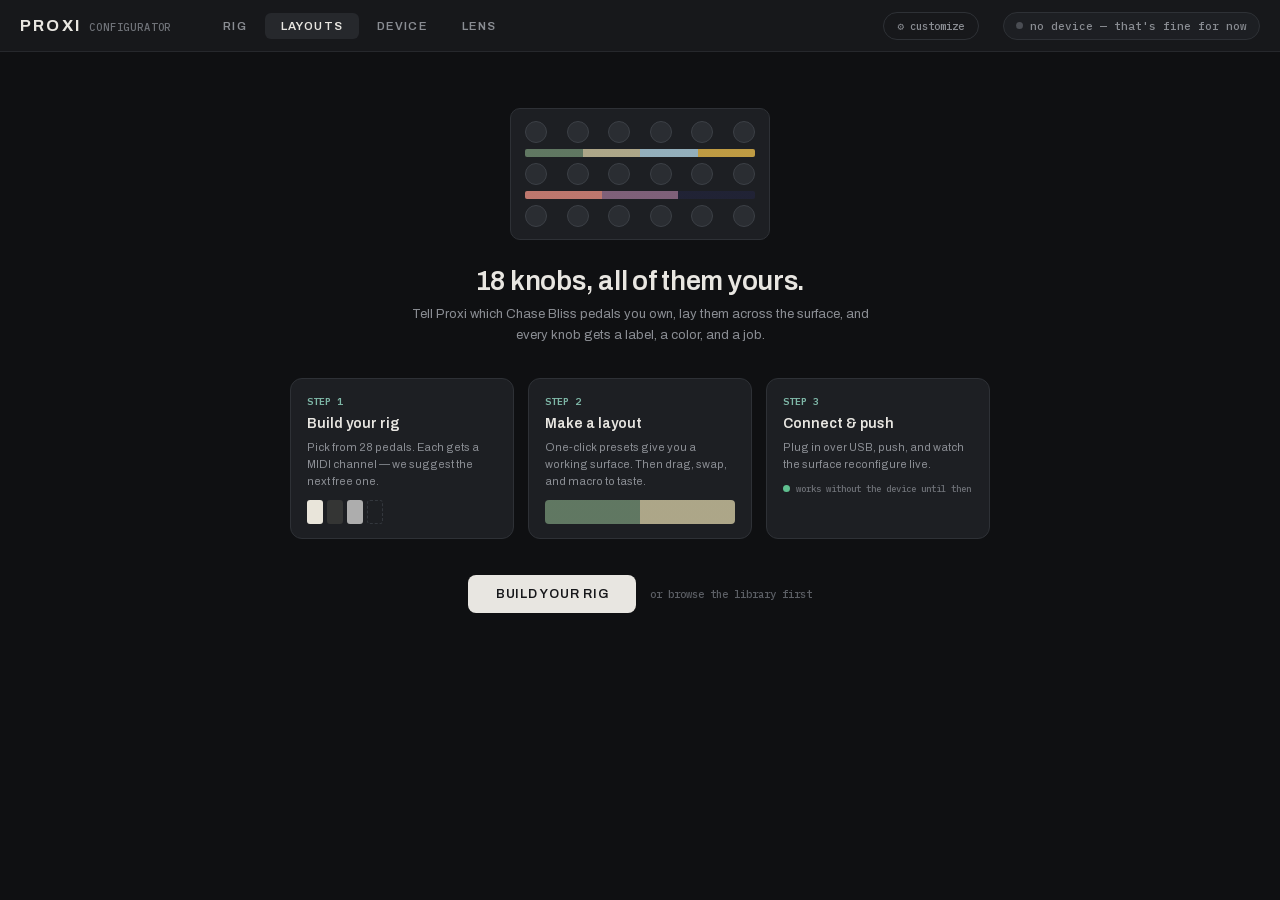
<file: configurator/index.html>
<!DOCTYPE html>
<html lang="en">
<head>
  <meta charset="utf-8" />
  <!-- maximum-scale=1 stops iOS Safari's focus auto-zoom on our <16px inputs;
       pinch zoom still works (iOS ≥10 ignores the cap for user gestures) -->
  <meta name="viewport" content="width=device-width, initial-scale=1, maximum-scale=1" />
  <title>Proxi Configurator</title>
  <!-- Fonts are vendored (fonts/fonts.css) so the app works fully offline. -->
  <link rel="stylesheet" href="fonts/fonts.css" />
  <link rel="stylesheet" href="style.css" />
</head>
<body>
  <div id="app">
    <noscript>Proxi Configurator needs JavaScript.</noscript>
  </div>
  <script type="module" src="app.mjs"></script>
</body>
</html>
</file>
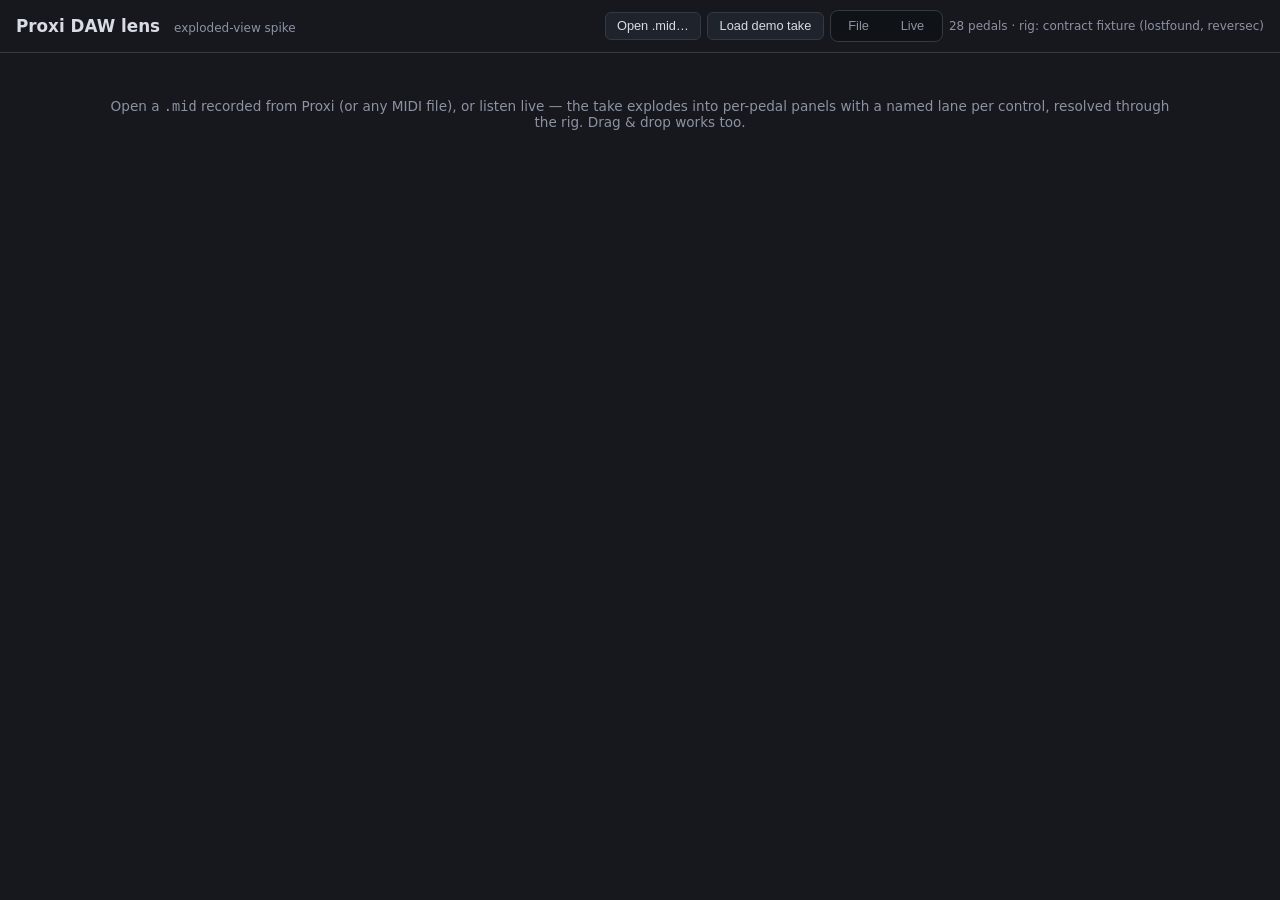
<file: daw-lens/index.html>
<!doctype html>
<html lang="en">
<head>
  <meta charset="utf-8" />
  <meta name="viewport" content="width=device-width, initial-scale=1" />
  <title>Proxi DAW lens</title>
  <link rel="stylesheet" href="style.css" />
</head>
<body>
  <header>
    <h1>Proxi DAW lens <span class="poc">exploded-view spike</span></h1>
    <div id="controls">
      <button id="open-btn">Open .mid…</button>
      <input id="file-input" type="file" accept=".mid,.midi,audio/midi" hidden />
      <button id="demo-btn">Load demo take</button>
      <div id="source-toggle" class="segmented" role="tablist" aria-label="Source">
        <button id="seg-file" class="seg" role="tab">File</button>
        <button id="seg-live" class="seg" role="tab">Live</button>
      </div>
      <span id="status">loading…</span>
    </div>
  </header>
  <main>
    <div id="hint">
      Open a <code>.mid</code> recorded from Proxi (or any MIDI file), or listen live —
      the take explodes into per-pedal panels with a named lane per control,
      resolved through the rig. Drag &amp; drop works too.
    </div>
    <div id="panels"></div>
  </main>
  <div id="tooltip"></div>
  <script type="module" src="lens.mjs"></script>
</body>
</html>
</file>
<file: configurator/fonts/fonts.css>
/* Vendored fonts (latin subset) so the configurator works fully offline.
 * Source: Google Fonts (Archivo v25 variable, IBM Plex Mono v20).
 * Both are OFL-licensed. Re-download via fonts.googleapis.com/css2 with a
 * Chrome UA if weights/families change. */

@font-face {
  font-family: "Archivo";
  font-style: normal;
  font-weight: 400 700;
  font-display: swap;
  src: url(archivo-latin.woff2) format("woff2");
}

@font-face {
  font-family: "IBM Plex Mono";
  font-style: normal;
  font-weight: 400;
  font-display: swap;
  src: url(ibm-plex-mono-400-latin.woff2) format("woff2");
}

@font-face {
  font-family: "IBM Plex Mono";
  font-style: normal;
  font-weight: 500;
  font-display: swap;
  src: url(ibm-plex-mono-500-latin.woff2) format("woff2");
}

@font-face {
  font-family: "IBM Plex Mono";
  font-style: normal;
  font-weight: 600;
  font-display: swap;
  src: url(ibm-plex-mono-600-latin.woff2) format("woff2");
}
</file>
<file: configurator/style.css>
/*
 * style.css — Proxi Configurator. Tokens from the design handoff
 * (design_handoff_configurator/README.md §Design Tokens): neutral dark
 * chrome; pedal colors are USER DATA from pedal-library.json and are set
 * inline per element — never themed here.
 *
 * Mock pixel values were drawn compressed (8.5px mono); per the handoff,
 * proportions are canonical and type scales up for a real 1440px app
 * (min ~10–11px).
 */

:root {
  --violet: #a58fd4;
  --bg: #131416;
  --panel: #17181b;
  --card: #1d1f23;
  --well: #101113;
  --screen: #0a0b0c;
  --screen-div: #17181b;

  --border-panel: #26282c;
  --border-card: #2e3136;
  --border-ctl: #33373d;

  --text: #e8e6e1;
  --text-2: #c9cbcf;
  --muted: #8a8d93;
  --faint: #6f7278;
  --hint: #4a4d53;
  --hint-2: #5c5f65;

  --accent: #7fb8a8;
  --green: #5fbf8f;
  --green-bg: #1c2a24;
  --green-border: #2c4a3c;
  --green-text: #8fd4af;

  --amber: #d9a544;
  --amber-bg: #3a2f1c;
  --amber-bg-2: #1d1c17;
  --amber-border: #6b5426;
  --amber-text: #d9c188;

  --blue: #7fb8d4;
  --blue-bg: #26333a;
  --blue-border: #3d5a6b;

  --red: #d95f5f;

  --knob: #2a2d32;
  --knob-border: #3c4046;

  --archivo: "Archivo", system-ui, sans-serif;
  --mono: "IBM Plex Mono", ui-monospace, Menlo, monospace;

  color-scheme: dark;
}

* { box-sizing: border-box; }
[hidden] { display: none !important; }
html, body { height: 100%; }
body {
  margin: 0;
  background: var(--bg);
  color: var(--text);
  font: 400 13px/1.45 var(--archivo);
  /* App chrome, not a document: static text keeps the arrow cursor and is not
   * selectable, so the cursor doesn't flicker arrow↔I-beam across every glyph.
   * Editable/copyable surfaces opt back in below. */
  cursor: default;
  user-select: none;
}
input, textarea { cursor: text; user-select: text; }
input[type="checkbox"], input[type="radio"], input[type="range"], input[type="color"] { cursor: default; user-select: none; }
.console-lines { user-select: text; cursor: text; }
button { font: inherit; color: inherit; background: none; border: none; padding: 0; cursor: pointer; }
button:disabled { opacity: .45; cursor: default; }
input, select { font: inherit; color: var(--text); background: var(--well); border: 1px solid var(--border-card); border-radius: 7px; }
input:focus, select:focus { outline: 1px solid var(--accent); outline-offset: -1px; }

#app { height: 100%; display: flex; flex-direction: column; }
.view { flex: 1; min-height: 0; overflow: auto; display: flex; flex-direction: column; }

/* ── Header ──────────────────────────────────────────────────────────── */

.topbar {
  display: flex; align-items: center; gap: 24px;
  height: 52px; padding: 0 20px; flex: none;
  border-bottom: 1px solid var(--border-panel);
  background: var(--panel);
}
.wordmark { display: flex; align-items: baseline; gap: 8px; }
.wm-proxi { font: 700 16px var(--archivo); letter-spacing: .14em; }
.wm-sub { font: 500 10.5px var(--mono); letter-spacing: .08em; color: var(--faint); }
.tabs { display: flex; gap: 2px; margin-left: 12px; }
.tab {
  display: flex; align-items: center; gap: 7px;
  padding: 7px 16px; border-radius: 6px;
  font: 600 11.5px var(--archivo); letter-spacing: .1em; color: var(--muted);
}
.tab:hover { color: var(--text-2); }
.tab.on { color: var(--text); background: #26282c; }
.badge {
  font: 600 9px var(--mono); padding: 1px 6px; border-radius: 99px;
}
.badge.amber { background: var(--amber-bg); border: 1px solid var(--amber-border); color: var(--amber); }
.badge.override { background: var(--blue-bg); border: 1px solid var(--blue-border); color: var(--blue); font-size: 8px; letter-spacing: .04em; }
.conn-pill {
  margin-left: auto; display: flex; align-items: center; gap: 7px;
  padding: 6px 12px; border-radius: 99px;
  background: var(--card); border: 1px solid var(--border-card);
  font: 500 11px var(--mono); color: var(--muted);
}
.conn-pill.green { background: var(--green-bg); border-color: var(--green-border); color: var(--green-text); }
.conn-pill.amber { background: var(--amber-bg-2); border-color: var(--amber-border); color: var(--amber-text); }
.dot { width: 7px; height: 7px; border-radius: 50%; flex: none; display: inline-block; }
.dot.green { background: #3d5a48; }
.dot.amber { background: var(--amber); }
.dot.hint { background: var(--hint); }

/* pending-push count segment inside the pill / fused segment */
.pill-count {
  display: inline-flex; align-items: center; padding-left: 9px;
  border-left: 1px solid var(--green-border);
  font: 600 10.5px var(--mono); color: var(--amber); white-space: nowrap;
}
.pill-caret { color: var(--faint); font-size: 9px; }

/* ⚙ customize — right-aligned, immediately left of the connection pill
   (design_handoff_bank_switching §1); it takes over the auto margin */
.customize-btn {
  margin-left: auto;
  padding: 6px 14px; border-radius: 99px;
  border: 1px solid var(--border-card);
  font: 500 10.5px var(--mono); color: var(--muted);
  white-space: nowrap; flex: none;
}
.customize-btn:hover { border-color: var(--muted); color: var(--text); }
.customize-btn ~ .conn-pill, .customize-btn ~ .link-seg { margin-left: 0; }

/* pill open state = fused header segment: fills the top bar's right end at
   exactly the pane's width, bleeds to the window edge, and overlaps the top
   bar's border-bottom so it connects seamlessly with the pane below */
.link-seg {
  margin-left: auto; margin-right: -20px; margin-bottom: -1px;
  position: relative; z-index: 2;
  width: 340px; align-self: stretch; box-sizing: border-box;
  display: flex; align-items: center; gap: 8px; padding: 0 16px;
  border-left: 1px solid var(--green-border); border-radius: 0;
  background: var(--green-bg); text-align: left;
  white-space: nowrap; overflow: hidden;
}
.link-seg-text { font: 500 11px var(--mono); color: var(--green-text); }
.link-seg-caret { margin-left: auto; font: 400 11px var(--mono); color: var(--green); flex: none; }

/* ── Device-link system pane (app chrome, right edge, all tabs) ───────── */

.app-body { flex: 1; min-height: 0; display: flex; }
.app-body > .view { min-width: 0; }
.link-pane {
  width: 340px; flex: none; display: flex; flex-direction: column; min-height: 0;
  background: #141518; border-left: 1px solid var(--green-border);
}
.link-pane-body {
  flex: 1; min-height: 0; overflow-y: auto; padding: 14px 16px;
  display: flex; flex-direction: column; gap: 12px;
}
.link-pane-fw { font: 400 10.5px var(--mono); color: var(--faint); }
.link-pane-body .backup-card { margin-top: auto; }

/* ── Shared bits ─────────────────────────────────────────────────────── */

.insp-title { font: 600 10px var(--mono); letter-spacing: .14em; color: var(--faint); }
.pane-head { display: flex; align-items: center; gap: 12px; flex-wrap: wrap; }
/* collapsible sections: the whole header strip toggles */
.pane-head.clickable, .console-head.clickable { cursor: pointer; }
.pane-head.clickable:hover .pane-toggle, .console-head.clickable:hover .link-btn { color: var(--text-2); }
.pane-toggle { margin-left: auto; color: var(--faint); font: 600 10px var(--mono); letter-spacing: .1em; }
.pane-title { margin: 0; font: 600 17px var(--archivo); }
.pane-sub { font: 400 11px var(--mono); color: var(--faint); }
.pane-footnote { font: 400 10px var(--mono); color: var(--hint); }
.link-btn { font: 500 10.5px var(--mono); color: var(--accent); }
.link-btn:hover { text-decoration: underline; }
.link-btn.dim { color: var(--hint-2); }
.amber { color: var(--amber); }
.green { color: var(--green); }
.changes { font: 500 10.5px var(--mono); color: var(--faint); }
.changes.amber { color: var(--amber); }

.primary-btn {
  background: var(--text); color: var(--panel); border-radius: 7px;
  padding: 9px 0; font: 600 11.5px var(--archivo); letter-spacing: .06em;
  text-align: center;
}
.primary-btn:hover:not(:disabled) { background: #fff; }
.primary-btn.big { padding: 12px 28px; font-size: 12.5px; border-radius: 8px; }
.outline-btn, .ghost-btn {
  border: 1px solid var(--border-ctl); color: var(--text-2); border-radius: 7px;
  padding: 9px 0; font: 600 11.5px var(--archivo); letter-spacing: .06em; text-align: center;
}
.ghost-btn { color: var(--muted); font-weight: 500; padding: 8px 12px; }
.ghost-btn.sm { padding: 5px 12px; font-size: 10.5px; }
.ghost-btn:hover:not(:disabled), .outline-btn:hover:not(:disabled) { border-color: var(--muted); color: var(--text); }
a.ghost-btn { text-decoration: none; display: inline-block; cursor: pointer; }
.icon-btn { color: var(--hint-2); font-size: 11px; padding: 2px 5px; }
.icon-btn:hover { color: var(--red); }

.segmented {
  display: flex; background: var(--well); border: 1px solid var(--border-card);
  border-radius: 8px; padding: 3px; gap: 3px;
}
.seg {
  flex: 1; text-align: center; padding: 6px 8px; border-radius: 6px;
  font: 500 10.5px var(--archivo); color: var(--muted); white-space: nowrap;
}
.seg.on { background: var(--border-ctl); color: var(--text); font-weight: 600; }
.seg-sub { font: 400 8.5px var(--mono); color: var(--muted); }
.segmented.sm .seg { padding: 4px 10px; font-size: 9.5px; }

/* hidden-page content dot (rides the flip control) */
.page-dot {
  display: inline-block; width: 5px; height: 5px; border-radius: 50%;
  background: var(--violet); margin-left: 5px; vertical-align: 1px;
}

.grip { color: var(--hint); font-size: 12px; letter-spacing: 1px; cursor: grab; }
.led { width: 7px; height: 7px; border-radius: 50%; flex: none; display: inline-block; }
.led.sm { width: 5px; height: 5px; }

/* ── Toast ───────────────────────────────────────────────────────────── */

.toast {
  position: fixed; left: 50%; bottom: 26px; transform: translateX(-50%);
  display: flex; align-items: center; gap: 10px;
  padding: 8px 14px; border-radius: 99px; white-space: nowrap; z-index: 50;
  background: #0d0e10; border: 1px solid var(--border-ctl);
  box-shadow: 0 8px 24px rgba(0,0,0,.5);
  font: 400 11px var(--mono); color: var(--text-2);
}
.toast-btn { font: 600 11px var(--mono); color: var(--accent); }
.toast-btn:hover { text-decoration: underline; }

/* ── Layouts view (three surfaces — handoff layouts_restyle option 1a) ── */

/* the empty states (welcome / generator) sit on the same canvas (option 1d) */
.view-layouts { background: #0f1012; }

.layouts-grid {
  flex: 1; min-height: 0;
  /* 380px left column matches the RIG and DEVICE tabs */
  display: grid; grid-template-columns: 380px 1fr 320px;
  gap: 14px; padding: 14px;
}
.lo-shelf-body {
  flex: 1; min-height: 0; overflow-y: auto;
  padding: 8px 12px 12px; display: flex; flex-direction: column; gap: 4px;
}
/* bottom-pinned when the sections don't fill the pane */
.shelf-hint { padding: 6px 2px 0; margin-top: auto; font: 400 10px var(--mono); color: var(--hint); flex: none; }

/* ── Sources sections (design_handoff_layouts_shelf_restructure, 1b) ── */
.src-head {
  display: flex; align-items: center; gap: 8px; padding: 8px 4px;
  border-radius: 6px; cursor: pointer; flex: none;
}
.src-head:hover { background: var(--card); }
.src-caret { font: 400 9px var(--mono); color: var(--faint); width: 10px; flex: none; }
.src-spine { width: 4px; height: 14px; border-radius: 2px; flex: none; }
.src-title { font: 600 10px var(--mono); letter-spacing: .14em; color: var(--muted); }
.src-count { margin-left: auto; font: 400 9px var(--mono); color: var(--faint); }

.src-row { cursor: grab; flex: none; }
.src-row:hover { border-color: var(--muted); }
.src-row-tag { margin-left: auto; flex: none; font: 400 8px var(--mono); color: var(--hint); white-space: nowrap; }
.src-row > .tp-row-id { flex: none; }
.src-note { padding: 2px 4px 6px; }

.src-raw { padding: 2px 4px; }
.raw-chip {
  padding: 6px 10px; background: #26282c; border: 1px solid var(--border-ctl);
  border-radius: 5px; font: 500 9px var(--mono); color: var(--text-2);
  cursor: grab; white-space: nowrap; letter-spacing: .04em;
}
.raw-chip:hover { border-color: var(--muted); color: var(--text); }

.shelf-card { background: var(--card); border: 1px solid var(--border-card); border-radius: 10px; overflow: hidden; flex: none; }
.shelf-card.unused { border-style: dashed; opacity: .85; }
/* header mid-drag: "the pedal is in your hand now" (header colors swap
   imperatively in views-layouts.mjs — they're inline styles) */
.shelf-card.dragging-card { border: 1px dashed var(--border-panel); opacity: .75; }
.shelf-head {
  display: flex; align-items: center; gap: 7px;
  padding: 8px 11px; cursor: grab;
}
.head-grip { font: 600 11px var(--mono); letter-spacing: 2px; opacity: .7; }
.shelf-name { font: 600 12.5px var(--archivo); }
.shelf-ch { margin-left: auto; font: 500 9.5px var(--mono); opacity: .75; }
.chip-grid { display: grid; grid-template-columns: repeat(3, 1fr); gap: 4px; padding: 8px 9px; }
/* the normal 3×3 grows drag handles: ∷ corner, ⋮ columns, ⋯ rows */
.chip-grid.handled { grid-template-columns: 16px repeat(3, 1fr); }
.grab-handle { cursor: grab; border-radius: 4px; }
.grab-handle.corner { display: grid; grid-template-columns: repeat(3, 2.5px); gap: 1.5px; justify-content: center; align-content: center; }
.grab-handle.colh { display: flex; flex-direction: column; gap: 1.5px; align-items: center; justify-content: center; padding: 3px 0; }
.grab-handle.rowh { display: flex; gap: 1.5px; align-items: center; justify-content: center; }
.hdot { width: 2.5px; height: 2.5px; border-radius: 50%; background: var(--muted); }
.grab-handle:hover { background: #26282c; }
.grab-handle.active {
  background: color-mix(in srgb, var(--hot, #7fb8a8) 35%, #26282c);
  box-shadow: 0 0 0 1px var(--hot, var(--accent));
}
.ctl-chip.lifted { border: 1px dashed var(--hot, var(--accent)); color: var(--hint-2); background: var(--panel); }
.ctl-chip {
  padding: 5px 2px; background: #26282c; border: 1px solid var(--border-ctl);
  border-radius: 5px; text-align: center; overflow: hidden; text-overflow: ellipsis; white-space: nowrap;
  font: 500 8px var(--mono); color: var(--text-2); cursor: grab;
}
.ctl-chip:hover { border-color: var(--muted); color: var(--text); }
.ctl-chip.inactive { opacity: .35; cursor: default; }
.shelf-note { padding: 8px 11px; font: 400 10px var(--mono); color: var(--faint); }
.fs-chip-row { display: grid; grid-template-columns: 1fr 1fr; gap: 4px; padding: 4px 9px 8px; }

/* pedal-card collapse (whole header toggles; caret is just the cue) */
.shelf-head { cursor: pointer; }
.shelf-head .head-grip { cursor: grab; }
.shelf-caret { font: 400 9px var(--mono); opacity: .8; flex: none; }
.shelf-summary {
  padding: 6px 11px 8px; font: 400 9px var(--mono); color: var(--faint);
  cursor: pointer;
}

/* inner HIDDEN / FOOTSWITCHES / DIP SWITCHES disclosure headers */
.shelf-sub-head {
  display: flex; align-items: baseline; gap: 4px; padding: 4px 11px 2px;
  font: 500 8.5px var(--mono); letter-spacing: .06em; color: var(--muted);
  cursor: pointer;
}
.shelf-sub-head .src-caret { font-size: 8px; }
.shelf-sub-head.violet .shelf-sub-label { color: var(--violet); }
.shelf-sub-count { color: var(--faint); font-weight: 400; }

/* dip switch banks */
.dip-bank-label {
  font: 500 8px var(--mono); letter-spacing: .08em; color: var(--faint);
  padding: 3px 11px 0;
}
.dip-chip-row { display: flex; flex-wrap: wrap; gap: 4px; padding: 4px 9px; }
.ctl-chip.dip { padding: 3px 8px; border-radius: 4px; flex: none; }
.shelf-teach { padding: 2px 11px 8px; font: 400 8.5px var(--mono); color: var(--hint); line-height: 1.5; }

.lo-plate-body {
  flex: 1; min-height: 0; overflow-y: auto; min-width: 0;
  padding: 20px 24px; display: flex; flex-direction: column; align-items: center;
  gap: 16px;   /* matches .dev-mirror-body — stacked pages space identically */
}
.sub-active { color: var(--green); }
.canvas-hint { font: 400 10.5px var(--mono); color: var(--hint); }

/* ── Faceplate ───────────────────────────────────────────────────────── */

/* position: relative — the drag popover, half zones, and clip tray anchor
   to the faceplate root (cells/displays would clip them) */
.faceplate {
  position: relative;
  width: 100%; max-width: 880px;
  background: var(--card); border: 1px solid var(--border-card); border-radius: 14px;
  padding: 16px 20px; display: flex; flex-direction: column; gap: 10px;
}
/* Hidden page: violet-tinted plate + corner badge, so the page you're on is
   never ambiguous (the hardware shows different cells; the mimic needs a cue) */
.faceplate.hidden-page { border-color: color-mix(in srgb, var(--violet) 45%, var(--border-card)); }
.faceplate.hidden-page::after {
  content: "HIDDEN PAGE"; position: absolute; top: -1px; right: 16px;
  padding: 2px 8px; border-radius: 0 0 6px 6px;
  background: color-mix(in srgb, var(--violet) 30%, #0d0e10);
  color: var(--violet); font: 600 8.5px var(--mono); letter-spacing: .1em;
}
.insp-tag.hidden-tag { color: var(--violet); }

.enc-row { display: grid; grid-template-columns: repeat(6, 1fr); gap: 6px; }
.knob-slot { display: flex; justify-content: center; padding: 4px 0; }
.knob {
  width: 42px; height: 42px; border-radius: 50%; position: relative; cursor: pointer;
  background: var(--knob); border: 1px solid var(--knob-border);
}
.knob .pointer {
  position: absolute; left: calc(50% - 1px); top: 3px; width: 2px; height: 12px;
  background: var(--text); border-radius: 1px;
  transform-origin: 1px 18px;
}
.knob.selected {
  border: 2px solid var(--text); margin: -1px;
  box-shadow: 0 0 0 4px rgba(232,230,225,.12);
}
.knob:hover:not(.selected) { border-color: var(--muted); }
.macro-badge {
  position: absolute; right: -8px; top: -7px;
  font: 600 7.5px var(--mono); padding: 1px 5px; border-radius: 99px;
  background: var(--blue-bg); border: 1px solid var(--blue-border); color: var(--blue);
}

.display { border-radius: 6px; overflow: hidden; border: 1px solid var(--screen); }
/* minmax(0,1fr): a crowded cell (macro with many bindings) can never widen
   its track and squeeze the neighbors — content clips inside the cell */
.band { display: grid; grid-template-columns: repeat(6, minmax(0, 1fr)); background: var(--screen); }
.band.fsband { grid-template-columns: repeat(4, minmax(0, 1fr)); }
.scell { overflow: hidden; }
.scell {
  position: relative; padding: 7px 10px; min-height: 38px; cursor: pointer;
  border-right: 1px solid var(--screen-div);
}
.scell:last-child { border-right: none; }
.scell.selected { box-shadow: inset 0 0 0 1px var(--text); }
.scell-head { display: flex; align-items: center; gap: 4px; min-width: 0; }
.scell-label {
  font: 600 10px var(--mono); letter-spacing: .08em;
  overflow: hidden; text-overflow: ellipsis; white-space: nowrap;
}
.scell-sub { font: 400 8.5px var(--mono); color: var(--hint-2); margin-top: 3px; }
.scell-empty { font: 400 11px var(--mono); color: #2a2d31; text-align: center; padding: 6px 0; }
.chip { width: 6px; height: 6px; border-radius: 1.5px; flex: none; }
.chip-more { font: 600 7.5px var(--mono); color: var(--hint-2); flex: none; }

/* snapshot-editor helper note (the customization panel it once styled
   moved into the ⚙ customize modal — .cust-*) */
.custom-note { font: 400 8.5px var(--mono); color: var(--hint); }
.scell-val { display: flex; align-items: center; gap: 6px; margin-top: 5px; }
.vbar { flex: 1; height: 3px; border-radius: 2px; overflow: hidden; }
.vfill { height: 100%; border-radius: 2px; }
.vnum { font: 500 10px var(--mono); }
.tdots { display: flex; align-items: center; gap: 4px; margin-top: 6px; }
.tdot { width: 7px; height: 7px; border-radius: 50%; }
.tcount { margin-left: auto; font: 500 9px var(--mono); }

.namebars { display: flex; height: 14px; border-top: 1px solid var(--screen-div); border-bottom: 1px solid var(--screen-div); }
.namebars + .namebars { border-top: none; }
.namebar {
  display: flex; align-items: center; justify-content: center;
  font: 600 8.5px var(--mono); letter-spacing: .18em;
  overflow: hidden; white-space: nowrap;
}

.fs-status { display: flex; align-items: center; gap: 5px; margin-top: 6px; }
.fs-mode { font: 500 8.5px var(--mono); color: var(--faint); }
.reserved-tag { color: var(--amber); }

.fs-row { display: grid; grid-template-columns: repeat(4, 1fr); margin-top: 2px; }
.fs-slot { display: flex; justify-content: center; padding: 4px 0; }
.fswitch {
  width: 34px; height: 34px; border-radius: 50%; cursor: pointer;
  background: #26282c; border: 2px solid var(--knob-border);
  display: flex; align-items: center; justify-content: center;
}
.fswitch.selected { border-color: var(--text); box-shadow: 0 0 0 4px rgba(232,230,225,.12); }
.fswitch:hover:not(.selected) { border-color: var(--muted); }
.led-row { display: flex; gap: 2px; }

.omni-row { display: flex; gap: 6px; margin-top: 6px; padding-top: 12px; border-top: 1px dashed var(--border-card); }
.omni-chip {
  flex: 1; display: flex; align-items: center; gap: 8px; padding: 8px 10px; cursor: pointer;
  background: var(--panel); border: 1px solid var(--border-card); border-radius: 7px;
}
.omni-chip.unused { border-style: dashed; }
.omni-chip.selected { border-color: var(--text); }
.omni-chip:hover:not(.selected) { border-color: var(--muted); }
.omni-id { font: 600 8.5px var(--mono); color: var(--faint); }
.omni-label { font: 500 10px var(--mono); color: var(--text); }
.omni-info { margin-left: auto; font: 400 8.5px var(--mono); color: var(--accent); }
.omni-unused { font: 400 10px var(--mono); color: var(--hint-2); }

/* ── Drag & drop ─────────────────────────────────────────────────────── */

/* the pill follows the cursor (views-layouts.mjs moveGhost) — it must never
   become the dragover target under the pointer */
.drag-ghost {
  position: fixed; top: -200px; left: -200px; z-index: 100; pointer-events: none;
  display: flex; align-items: center; gap: 7px; padding: 7px 12px;
  background: var(--card); border: 1px solid rgba(255,255,255,.4); border-radius: 99px;
  box-shadow: 0 10px 28px rgba(0,0,0,.5);
  font: 600 11px var(--archivo); color: var(--text); white-space: nowrap;
}
.ghost-sub { font: 400 8.5px var(--mono); color: var(--muted); }
.drag-ghost.pedal .ghost-sub { color: inherit; opacity: .75; }
.ghost-glyph { letter-spacing: 1px; opacity: .7; }

.drag-live .scell:not(.drop-hot),
.drag-live .knob:not(.drop-hot),
.drag-live .fswitch:not(.drop-hot),
.drag-live .omni-chip:not(.drop-hot) { opacity: .45; }
/* raw-CC drags can land on a configured omniport */
.omni-chip.drop-hot {
  border-color: var(--hot, var(--accent));
  box-shadow: 0 0 0 1px var(--hot, var(--accent));
}
.drag-live .namebar:not(.hot) { opacity: .45; }

.knob.drop-hot, .fswitch.drop-hot {
  background: var(--well); border: 2px dashed var(--hot, var(--accent));
  box-shadow: 0 0 0 4px color-mix(in srgb, var(--hot, #7fb8a8) 18%, transparent);
}
.knob.drop-hot .pointer { display: none; }
.scell.drop-hot { box-shadow: inset 0 0 0 1px var(--hot, var(--accent)); background: color-mix(in srgb, var(--hot, #7fb8a8) 7%, var(--screen)); }
.scell.drop-hot[data-incoming] > * { visibility: hidden; }
.scell.drop-hot[data-incoming]::before {
  content: attr(data-incoming);
  position: absolute; left: 10px; top: 7px; right: 6px;
  font: 600 9.5px var(--mono); letter-spacing: .08em;
  color: color-mix(in srgb, var(--hot, var(--accent)) 70%, #e8e6e1);
  overflow: hidden; text-overflow: ellipsis; white-space: nowrap;
}
.scell.drop-hot[data-was]::after {
  content: attr(data-was);
  position: absolute; left: 10px; bottom: 5px;
  font: 400 8px var(--mono); color: var(--hint-2);
}

/* chip onto an occupied cell → popover chooser above the glass (1c). The
   popover lives on the faceplate root (the cell/display would clip it) and
   is itself a [data-drop] target so the DnD handshake holds over it. */
.scell.pop-open { box-shadow: inset 0 0 0 1.5px var(--hot, var(--accent)); }
.drop-pop {
  position: absolute; z-index: 9; transform: translate(-50%, -100%);
  display: flex; gap: 6px; padding: 6px; white-space: nowrap;
  background: var(--card); border: 1px solid var(--border-panel); border-radius: 10px;
  box-shadow: 0 18px 44px rgba(0,0,0,.6);
}
.pop-arrow {
  position: absolute; left: 50%; top: 100%;
  transform: translateX(-50%) rotate(45deg) translateY(-6px);
  width: 10px; height: 10px; background: var(--card);
  border-right: 1px solid var(--border-panel); border-bottom: 1px solid var(--border-panel);
}
.pop-btn {
  display: flex; flex-direction: column; gap: 2px;
  padding: 8px 14px; border-radius: 7px;
}
.pop-btn.macro { background: var(--blue-bg); border: 1px solid var(--blue-border); color: var(--blue); }
.pop-btn.hot { box-shadow: inset 0 0 0 1.5px rgba(255,255,255,.55); }
.pop-line1 { font: 600 10px var(--mono); letter-spacing: .06em; }
.pop-line2 { font: 400 8.5px var(--mono); opacity: .8; }

/* header drag → the faceplate halves (3d) */
.half-zone {
  position: absolute; z-index: 8; border-radius: 10px;
  border: 1px dashed color-mix(in srgb, var(--hot, #7fb8a8) 55%, #26282c);
  background: color-mix(in srgb, var(--hot, #7fb8a8) 6%, transparent);
  display: flex; align-items: center; justify-content: center;
}
.half-zone.hot {
  border: 1px solid var(--hot, var(--accent));
  background: color-mix(in srgb, var(--hot, #7fb8a8) 16%, transparent);
  box-shadow: inset 0 0 0 1px color-mix(in srgb, var(--hot, #7fb8a8) 40%, transparent);
}
.half-pill {
  padding: 6px 12px; border-radius: 99px;
  background: var(--panel); border: 1px solid var(--border-panel);
  font: 600 9.5px var(--mono); letter-spacing: .1em; color: var(--muted);
}
.half-zone.hot .half-pill { background: var(--hot); color: var(--hot-ink, #0a0b0c); border-color: transparent; }
.half-count { display: none; }
.half-zone.hot .half-count { display: inline; }

/* clipped-knob tray (3c) — group members that don't fit, shown in flow */
.clip-tray {
  display: flex; align-items: center; gap: 8px; padding: 8px 10px;
  border: 1px dashed var(--hint); border-radius: 8px; background: var(--panel);
}
.clip-label { font: 600 8.5px var(--mono); letter-spacing: .1em; color: var(--muted); flex: none; }
.clip-chips { display: flex; gap: 4px; flex-wrap: wrap; align-items: center; }
.clip-chip {
  padding: 3px 8px; border: 1px dashed var(--hot, var(--accent)); border-radius: 5px;
  font: 500 8px var(--mono); color: var(--hint-2); opacity: .8;
}
.clip-note { font: 400 8.5px var(--mono); color: var(--hint); }

/* ── Inspector ───────────────────────────────────────────────────────── */

/* the inspector is the body of the .lo-insp card */
.inspector {
  flex: 1; min-height: 0; overflow-y: auto;
  padding: 16px 18px; display: flex; flex-direction: column; gap: 14px;
}
.insp-head { display: flex; align-items: baseline; justify-content: space-between; }
.insp-id { font: 600 10px var(--mono); letter-spacing: .14em; color: var(--faint); }
.insp-tag { font: 500 9.5px var(--mono); color: var(--accent); }
.insp-section { display: flex; flex-direction: column; gap: 6px; }
.insp-hint { font: 400 9.5px var(--mono); color: var(--hint); line-height: 1.6; }
.insp-footer { margin-top: auto; display: flex; gap: 8px; padding-top: 10px; }
.insp-footer > * { flex: 1; }

.label-row {
  display: flex; align-items: center; gap: 8px; padding: 7px 11px;
  background: var(--well); border: 1px solid var(--border-card); border-radius: 8px;
}
.label-input {
  flex: 1; min-width: 0; background: none; border: none; padding: 0;
  font: 500 12px var(--archivo); color: var(--text);
}
.label-input:focus { outline: none; }
.swatch { width: 20px; height: 20px; padding: 0; border: 1px solid var(--knob-border); border-radius: 4px; background: none; flex: none; }
.swatch::-webkit-color-swatch-wrapper { padding: 1px; }
.swatch::-webkit-color-swatch { border: none; border-radius: 3px; }

.bindings { display: flex; flex-direction: column; gap: 4px; }
.binding-block { display: flex; flex-direction: column; gap: 4px; }
.binding-row {
  display: flex; align-items: center; gap: 8px; padding: 8px 10px;
  background: #22252a; border: 1px solid var(--border-ctl); border-radius: 8px;
}
.spine { width: 4px; height: 30px; border-radius: 2px; flex: none; }
.binding-main { flex: 1; min-width: 0; }
.binding-name { font: 500 11px var(--archivo); color: var(--text); overflow: hidden; text-overflow: ellipsis; white-space: nowrap; }
.binding-sub { font: 400 9px var(--mono); color: var(--faint); }
.binding-edit {
  display: flex; align-items: center; gap: 10px; padding: 0 10px 2px;
  font: 400 9.5px var(--mono); color: var(--faint);
}
.binding-edit label { display: flex; align-items: center; gap: 4px; }
.binding-note { font: 400 8.5px var(--mono); padding: 0 10px; }
.num { width: 46px; padding: 3px 5px; font: 500 10.5px var(--mono); text-align: center; }
.inv input { accent-color: var(--amber); }
.send-val { display: flex; align-items: center; gap: 3px; font: 600 11px var(--mono); }
.onoff-row { display: flex; gap: 6px; }
.onoff {
  flex: 1; display: flex; align-items: center; gap: 6px; padding: 6px 9px;
  background: var(--well); border: 1px solid var(--border-card); border-radius: 7px;
  font: 400 9px var(--mono); color: var(--faint);
}
/* ── Unified add-target picker (design_handoff_add_target_picker, 1b) ── */

/* the entry row — replaces the flat select + collapsed PERF/RAW toggles */
.add-target-entry {
  font: 500 10px var(--mono); color: var(--hint-2);
  padding: 9px 11px; border: 1px dashed var(--border-card); border-radius: 8px;
  cursor: pointer;
}
.add-target-entry:hover { color: var(--muted); }
.add-target-entry.open {
  border: 1px solid var(--accent); color: var(--accent);
  background: color-mix(in srgb, #7fb8a8 8%, var(--well));
}

/* the popover: app-chrome layer — above the faceplate's drag popover (z 9),
   under toasts (z 100) */
.tp-pop {
  background: var(--card); border: 1px solid var(--border-panel); border-radius: 12px;
  display: flex; flex-direction: column; overflow: hidden;
}
.tp-pop.tp-float {
  position: fixed; z-index: 30; width: 520px;   /* above drag popovers (9), under toasts (50) */
  box-shadow: 0 24px 60px rgba(0,0,0,.65);
  max-height: min(560px, calc(100dvh - 24px));
}
.tp-arrow {
  position: absolute; right: -6px; width: 10px; height: 10px;
  background: var(--card);
  border-top: 1px solid var(--border-panel); border-right: 1px solid var(--border-panel);
  transform: rotate(45deg);
}
.tp-head {
  display: flex; align-items: center; gap: 10px; padding: 10px 12px; flex: none;
  border-bottom: 1px solid var(--border-panel); background: var(--panel);
}
.tp-search {
  flex: 1; min-width: 0; font: 500 10px var(--mono); color: var(--text);
  background: var(--well); border: 1px solid var(--border-card); border-radius: 7px;
  padding: 7px 10px;
}
.tp-search::placeholder { color: var(--hint-2); }
.tp-context { font: 400 9px var(--mono); color: var(--faint); white-space: nowrap; }
.tp-subject { color: var(--text); }
.tp-body { display: flex; flex: 1; min-height: 0; }
.tp-pop.tp-float .tp-body { min-height: 340px; }
.tp-foot {
  padding: 8px 12px; flex: none; border-top: 1px solid var(--border-panel);
  background: var(--panel); font: 400 9px var(--mono); color: var(--hint);
}

/* left rail: one item per rig instance, then perf / snapshots / raw */
.tp-rail {
  width: 158px; flex: none; background: var(--panel);
  border-right: 1px solid var(--border-panel);
  padding: 8px; display: flex; flex-direction: column; gap: 2px; overflow-y: auto;
}
.tp-rail-label {
  font: 600 8.5px var(--mono); letter-spacing: .1em; color: var(--hint);
  padding: 4px 6px;
}
.tp-rail-label + .tp-rail-label, .tp-rail-item + .tp-rail-label { padding-top: 8px; }
.tp-rail-item {
  display: flex; align-items: center; gap: 7px; padding: 6px 8px;
  border-radius: 6px; border: 1px solid transparent; cursor: pointer;
}
.tp-rail-item.on { background: #26282c; border-color: var(--border-ctl); }
.tp-rail-item.dim { opacity: .45; cursor: default; }
.tp-rail-spine { width: 4px; height: 16px; border-radius: 2px; flex: none; }
.tp-rail-main { min-width: 0; }
.tp-rail-name {
  font: 500 10px var(--archivo); color: var(--muted);
  white-space: nowrap; overflow: hidden; text-overflow: ellipsis;
}
.tp-rail-item.on .tp-rail-name { color: var(--text); }
.tp-rail-count { font: 400 8px var(--mono); color: var(--faint); }

/* right pane */
.tp-pane {
  flex: 1; min-width: 0; padding: 12px;
  display: flex; flex-direction: column; gap: 8px; overflow-y: auto;
}
.tp-pane-head { display: flex; align-items: baseline; gap: 8px; }
.tp-pane-name { font: 600 11px var(--archivo); color: var(--text); }
.tp-pane-ch { font: 500 9px var(--mono); color: var(--faint); }
.tp-head-perf { font: 600 10px var(--mono); letter-spacing: .14em; color: var(--blue); }
.tp-head-snap { font: 600 10px var(--mono); letter-spacing: .14em; color: var(--amber-text); }
.tp-head-raw { font: 600 10px var(--mono); letter-spacing: .14em; color: var(--muted); }
.tp-head-sub { font: 400 9px var(--mono); color: var(--hint); }
.tp-sec-label { font: 500 8.5px var(--mono); color: var(--muted); letter-spacing: .06em; }
.tp-dim-note { color: var(--hint); letter-spacing: 0; }
.tp-footnote { font: 400 9px var(--mono); color: var(--hint); line-height: 1.6; }
.tp-footnote:last-child { margin-top: auto; }
.tp-em { color: var(--muted); }

/* chips — pickable / bound (dimmed ✓) / wrong-kind (teach, don't hide) /
   inactive shelf gap */
.tp-grid { display: grid; grid-template-columns: repeat(3, 1fr); gap: 4px; }
.tp-chip-row { display: flex; gap: 4px; flex-wrap: wrap; }
.tp-chip {
  background: #26282c; border: 1px solid var(--border-ctl); border-radius: 4px;
  font: 500 8px var(--mono); color: var(--text-2); cursor: pointer;
  overflow: hidden; text-overflow: ellipsis; white-space: nowrap;
}
.tp-chip.tp-knob { padding: 5px 4px; border-radius: 5px; text-align: center; }
.tp-chip.tp-fs { padding: 4px 10px; font-size: 8.5px; }
.tp-chip.tp-dip { padding: 3px 8px; }
.tp-chip:hover { border-color: var(--muted); color: var(--text); }
.tp-chip.bound {
  opacity: .45; border: 1px dashed var(--border-ctl); cursor: default;
}
.tp-chip.bound:hover { border-color: var(--border-ctl); color: var(--text-2); }
.tp-chip.dim {
  opacity: .4; border-color: var(--border-card); color: var(--muted); cursor: default;
}
.tp-chip.dim:hover { border-color: var(--border-card); color: var(--muted); }
.tp-chip.inactive {
  opacity: .35; color: var(--hint-2); cursor: default; text-align: center;
  padding: 5px 4px; border-radius: 5px;
}
.tp-chip.inactive:hover { border-color: var(--border-ctl); color: var(--hint-2); }

/* perf / snapshot rows */
.tp-row {
  display: flex; align-items: center; gap: 8px; padding: 6px 8px;
  background: var(--well); border: 1px solid var(--border-card); border-radius: 7px;
}
.tp-row-main { flex: 1; min-width: 0; }
.tp-row-id {
  font: 500 10px var(--mono); color: var(--text);
  overflow: hidden; text-overflow: ellipsis; white-space: nowrap;
}
.tp-row-sub { font: 400 9px var(--mono); color: var(--faint); flex: 1; min-width: 0;
  overflow: hidden; text-overflow: ellipsis; white-space: nowrap; }
.tp-row-main .tp-row-sub { font-size: 8.5px; }
.tp-bind { margin-left: auto; flex: none; font: 600 10px var(--mono); color: var(--accent); }
.tp-bind:hover { color: #8fd4af; }
.tp-snap-spine { width: 4px; height: 22px; border-radius: 2px; flex: none; }
/* click-to-change: binding rows open the picker in replace mode */
.binding-row.tp-changeable { cursor: pointer; }
.binding-row.tp-changeable:hover { border-color: var(--muted); }
.binding-row.tp-changing {
  border-color: var(--accent);
  box-shadow: 0 0 0 1px color-mix(in srgb, var(--accent) 35%, transparent);
}

.tp-take-input {
  background: var(--well); border: 1px solid var(--border-card); border-radius: 7px;
  padding: 5px 8px; font: 500 10.5px var(--mono); width: 140px; flex: none;
}
.tp-raw-row {
  display: flex; align-items: center; gap: 8px;
  font: 400 9.5px var(--mono); color: var(--faint);
}
.reserved-block {
  padding: 8px 10px; border: 1px dashed var(--amber-border); border-radius: 8px;
  font: 400 9.5px var(--mono); color: var(--amber); line-height: 1.5;
}

.scrub-row { display: flex; justify-content: space-between; font: 400 9px var(--mono); color: var(--faint); }
.pos-readout { color: var(--text); font-weight: 500; }
.scrubber { width: 100%; accent-color: var(--text); background: none; border: none; }
.preview-targets { display: flex; gap: 8px; }
.preview-target {
  flex: 1; background: var(--screen); border: 1px solid var(--screen-div);
  border-radius: 8px; padding: 8px 10px;
}
.pt-head { font: 600 9px var(--mono); letter-spacing: .08em; overflow: hidden; text-overflow: ellipsis; white-space: nowrap; }
.pt-val { font: 600 13px var(--mono); color: var(--text); margin-top: 3px; }
.pt-range { font: 400 8.5px var(--mono); color: var(--hint-2); margin-top: 3px; }

/* ── Rig view (design_handoff_rig_restructure, option 3a) — three cards:
 *    Library (300px) · Pedalboard (1fr, the centerpiece) · Omniports (300px) */

.rig3 {
  flex: 1; min-height: 0;
  /* column widths match the LAYOUTS tab (.layouts-grid) — consistent panes */
  display: grid; grid-template-columns: 380px 1fr 320px; gap: 14px; padding: 14px;
  background: #0f1012; /* canvas one shade under --bg — the cards read as surfaces */
}
.rl-card {
  display: flex; flex-direction: column; min-height: 0;
  background: var(--panel); border: 1px solid var(--border-panel);
  border-radius: 12px; overflow: hidden;
}
.rl-head {
  display: flex; align-items: center; gap: 12px; height: 62px; padding: 0 18px;
  border-bottom: 1px solid var(--border-panel); flex: none;
}
.rl-head-hint { margin-left: auto; font: 400 10px var(--mono); color: var(--hint); }
.rl-rig-body {
  flex: 1; min-height: 0; overflow-y: auto;
  padding: 16px 18px; display: flex; flex-direction: column; gap: 12px;
}
.card-footnote {
  flex: none; border-top: 1px solid var(--border-panel);
  padding: 10px 14px; font: 400 10px var(--mono); color: var(--hint);
}

/* Row-drag remove zone: the whole Library card lights up red under a row
 * drag; drop takes the instance off the board (views-rig.mjs libraryCard) */
.rl-library { position: relative; }
.remove-veil {
  position: absolute; inset: 0; z-index: 3; display: none;
  align-items: center; justify-content: center; text-align: center; padding: 20px;
  background: color-mix(in srgb, var(--red) 9%, rgba(15, 16, 18, .9));
  font: 600 11px var(--mono); letter-spacing: .08em; color: var(--red);
  pointer-events: none;   /* never steal the dragover from the card */
}
.rl-library.remove-hot { border-color: var(--red); }
.rl-library.remove-hot .remove-veil { display: flex; }

.lib-search-row { flex: none; padding: 10px 12px; border-bottom: 1px solid var(--border-panel); }
.search { width: 100%; box-sizing: border-box; padding: 7px 12px; font: 400 11px var(--mono); }
.search::placeholder { color: var(--hint-2); }
.rig-rows { display: flex; flex-direction: column; gap: 8px; }
/* Insertion-line drag model: each row sits in a positioned zone carrying two
 * hidden 2px accent lines in the 8px row gap; handlers flip display
 * imperatively (drag state never touches the store — morph mid-drag would
 * replace the dragover target and break HTML5 DnD). */
/* Each zone reaches 4px into the 8px row gap on both sides (padding offset
 * by negative margin, so nothing moves) — adjacent zones tile with no dead
 * spot, and a drop exactly between two rows lands in one of them. */
.row-zone { position: relative; padding: 4px 0; margin: -4px 0; }
.ins-line {
  position: absolute; left: 0; right: 0; height: 2px; border-radius: 1px;
  background: var(--accent); box-shadow: 0 0 6px rgba(127,184,168,.6);
  display: none; pointer-events: none; z-index: 2;
}
/* 5px off the row edge = 1px outside the padded zone box */
.ins-line[data-ln="t"] { top: -1px; }
.ins-line[data-ln="b"] { bottom: -1px; }
.rig-row {
  display: flex; align-items: center; gap: 10px; padding: 10px 12px;
  background: var(--card); border: 1px solid var(--border-card); border-radius: 10px;
}
.rig-row.dragging { opacity: .35; }  /* set one tick after dragstart */
/* Fills the whole body below the rows (flex: 1) — a big, easy target for
 * library drags; min-height keeps it usable when the chain overflows. */
.rig-drop-slot {
  flex: 1; min-height: 64px;
  display: flex; align-items: center; justify-content: center;
  padding: 12px; border: 1px dashed var(--border-ctl); border-radius: 10px;
  text-align: center; font: 400 10.5px var(--mono); color: var(--hint-2);
}
.rig-drop-slot.hot {
  padding: 11px; border: 2px dashed var(--accent);
  background: rgba(127,184,168,.07); box-shadow: 0 0 0 4px rgba(127,184,168,.12);
  font: 600 11px var(--mono); letter-spacing: .06em; color: var(--accent);
}
.rig-spine { width: 12px; height: 34px; border-radius: 3px; flex: none; }
.rig-main { flex: 1; min-width: 0; }
.rig-names { display: flex; align-items: baseline; gap: 8px; }
.inst-name {
  background: none; border: none; border-bottom: 1px dashed transparent; border-radius: 0; padding: 0;
  font: 600 12.5px var(--archivo); color: var(--text); width: 130px;
}
.inst-name:hover, .inst-name:focus { border-bottom-color: var(--faint); outline: none; }
.rig-pedal-name { font: 400 9.5px var(--mono); color: var(--faint); overflow: hidden; text-overflow: ellipsis; white-space: nowrap; }
.rig-note { font: 400 9.5px var(--mono); color: var(--faint); }
.rig-note.amber { color: var(--amber); }
.ch-stepper {
  display: flex; align-items: center; gap: 6px; padding: 5px 6px 5px 10px;
  background: var(--well); border: 1px solid var(--border-card); border-radius: 7px;
}
.ch-label { font: 400 9px var(--mono); color: var(--faint); }
.ch-stepper .ch-label { cursor: text; }  /* the label focuses the input; the modal's "ch" chip doesn't */
.ch-num { font: 600 12px var(--mono); min-width: 16px; text-align: center; }
.ch-input {
  width: 24px; padding: 2px 0; text-align: center;
  font: 600 13px var(--mono); color: var(--text);
  background: none; border: none; border-bottom: 1px dashed transparent; border-radius: 0;
}
.ch-input:hover, .ch-input:focus { border-bottom-color: var(--faint); outline: none; }
.ch-btns { display: flex; flex-direction: column; gap: 1px; }
.ch-btn { font-size: 11px; line-height: 1; color: var(--muted); padding: 2px 5px; }
.ch-btn:hover { color: var(--text); }
/* SET PEDAL CH (PC 0 to the pedal; the how-to lives in its title) —
 * stretched so it matches the MIDI-channel stepper's height */
.pc-set { align-self: stretch; white-space: nowrap; flex: none; }
/* Omniports card — one group per TRS port, three full-width radio cards */
.omni-body {
  flex: 1; min-height: 0; overflow-y: auto;
  padding: 16px 18px; display: flex; flex-direction: column; gap: 14px;
}
.omni-group { display: flex; flex-direction: column; gap: 8px; }
.omni-group-head { display: flex; align-items: baseline; gap: 8px; }
.omni-port-id { font: 600 10px var(--mono); letter-spacing: .14em; color: var(--faint); }
.omni-port-sub { font: 400 9.5px var(--mono); color: var(--hint); }
.omni-opt {
  display: flex; align-items: center; gap: 10px; text-align: left; width: 100%;
  padding: 10px 12px; border-radius: 10px;
  background: none; border: 1px solid var(--border-card);
}
.omni-opt:hover:not(.on) { border-color: var(--muted); }
.omni-opt.on { border-color: var(--accent); background: var(--card); }
.omni-opt-dot {
  width: 8px; height: 8px; border-radius: 50%; flex: none; background: var(--border-ctl);
}
.omni-opt.on .omni-opt-dot { background: var(--accent); box-shadow: 0 0 6px rgba(127,184,168,.5); }
.omni-opt-text { flex: 1; min-width: 0; }
.omni-opt-label { display: block; font: 500 11.5px var(--archivo); color: var(--muted); }
.omni-opt.on .omni-opt-label { color: var(--text); }
.omni-opt-desc { display: block; font: 400 9.5px var(--mono); color: var(--faint); }
.omni-footnote { margin-top: auto; line-height: 1.6; }
.firstrun-card {
  padding: 12px; background: var(--well);
  border: 1px solid var(--border-card); border-radius: 10px;
  display: flex; flex-direction: column; gap: 6px;
}
.firstrun-body { font: 400 11px var(--archivo); color: var(--muted); line-height: 1.5; }
.firstrun-body b { color: var(--text-2); }

/* ── Library pane (nav + detail, inside the RIG view's right card) ───── */

.lib-nav {
  flex: 1; min-height: 0;
  padding: 12px 10px; display: flex; flex-direction: column; gap: 3px; overflow-y: auto;
}
.lib-nav-item {
  display: flex; align-items: center; border-radius: 7px; border: 1px solid transparent;
  font: 500 11.5px var(--archivo); color: var(--muted);
}
/* no persistent selected state — selection is momentary (opens the modal) */
.lib-nav-item:hover { color: var(--text); background: var(--card); }
.lib-nav-main {
  flex: 1; min-width: 0; display: flex; align-items: center; gap: 8px;
  text-align: left; padding: 8px 4px 8px 12px;
}
.lib-nav-add {
  flex: none; padding: 5px 9px; margin-right: 3px; border-radius: 6px;
  font: 500 13px var(--mono); line-height: 1; color: var(--hint-2);
}
.lib-nav-add:hover { color: var(--text); background: var(--well); }
.lib-nav-name { overflow: hidden; text-overflow: ellipsis; white-space: nowrap; }
.lib-nav-mark { margin-left: auto; font: 600 9px var(--mono); opacity: .75; } /* ✓ / ✓×2 in rig */
.lib-detail { padding: 20px 24px; display: flex; flex-direction: column; gap: 16px; overflow-y: auto; }
.lib-head { display: flex; align-items: baseline; gap: 12px; padding: 14px 18px; border-radius: 10px; }
.lib-title { margin: 0; font: 600 18px var(--archivo); }
.lib-id { font: 400 10px var(--mono); opacity: .7; }
.lib-page { display: flex; flex-direction: column; gap: 8px; }
.lib-page-grid {
  display: grid; grid-template-columns: repeat(3, 1fr); gap: 8px;
  padding: 12px; border-radius: 10px; border: 1px solid var(--border-card);
}
.libenc { background: rgba(0,0,0,.35); border-radius: 8px; padding: 9px 11px; display: flex; flex-direction: column; gap: 3px; }
.libenc.inactive { opacity: .35; text-align: center; color: #fff; }
.libenc-head { display: flex; align-items: center; gap: 6px; }
.libenc-shape { width: 14px; height: 14px; border-radius: 50%; background: #222; border: 1px solid rgba(255,255,255,.35); flex: none; display: inline-flex; align-items: center; justify-content: center; font-size: 8px; color: #fff; }
.libenc-shape.toggle { border-radius: 3px; }
.libenc-label { font: 600 11px var(--mono); letter-spacing: .06em; }
.libenc-cc { font: 400 9px var(--mono); color: rgba(255,255,255,.55); }
.libenc-extra { font: 400 8.5px var(--mono); color: rgba(255,255,255,.4); }
.lib-fs-row { display: flex; gap: 8px; }
.lib-fs {
  flex: 1; display: flex; align-items: baseline; gap: 10px; padding: 10px 12px;
  background: var(--card); border: 1px solid var(--border-card); border-radius: 9px;
}
.lib-fs-pos { font: 600 8.5px var(--mono); color: var(--faint); }
.lib-fs-label { font: 500 12px var(--archivo); }
.lib-dips { display: grid; grid-template-columns: repeat(auto-fill, minmax(220px, 1fr)); gap: 8px; }
.lib-dip-bank {
  background: var(--card); border: 1px solid var(--border-card); border-radius: 9px;
  padding: 10px 12px; display: flex; flex-direction: column; gap: 5px;
}
.lib-dip-title { font: 600 10px var(--mono); letter-spacing: .08em; color: var(--text-2); }
.lib-dip { display: flex; justify-content: space-between; font: 400 10.5px var(--archivo); color: var(--muted); }

/* ── Pedal-reference modal (the old detail pane's content) ───────────── */

.modal-overlay {
  position: fixed; inset: 0; background: rgba(0,0,0,.55);
  display: flex; align-items: center; justify-content: center;
  z-index: 20;   /* above the view, below drag popovers (30) and toasts (50) */
}
.pedal-modal {
  width: min(880px, calc(100vw - 28px)); max-height: 86%; overflow-y: auto;
  background: var(--bg); border: 1px solid var(--border-panel); border-radius: 14px;
  box-shadow: 0 24px 60px rgba(0,0,0,.65); padding: 20px 24px;
  display: flex; flex-direction: column; gap: 16px;
}
.modal-close { border: none; background: none; color: inherit; font-size: 14px; padding: 2px 6px; }

/* Custom-pedal editor — full-view takeover (the modal stays read-only) */
.pedit-takeover {
  flex: 1; min-height: 0; display: flex; padding: 14px; background: #0f1012;
}
.pedit-card { flex: 1; width: 100%; max-width: 1020px; margin: 0 auto; }
.pedit-card > .lib-detail { flex: 1; min-height: 0; }

/* IN YOUR PEDALBOARD — this pedal's instances + add/remove, in the modal */
.inrig-card {
  background: var(--panel); border: 1px solid var(--border-card);
  border-radius: 10px; padding: 12px; display: flex; flex-direction: column; gap: 8px;
}
.inrig-head { display: flex; align-items: baseline; gap: 10px; }
.inrig-hint { font: 400 9.5px var(--mono); color: var(--hint-2); }
.inrig-row {
  display: flex; align-items: center; gap: 10px; padding: 9px 11px;
  background: var(--card); border: 1px solid var(--border-card); border-radius: 9px;
}
.inrig-row .rig-spine { height: 30px; }
.inrig-name { font: 600 12.5px var(--archivo); }
.inrig-ch {
  margin-left: auto; display: flex; align-items: center; gap: 5px; padding: 3px 8px;
  background: var(--well); border: 1px solid var(--border-card); border-radius: 7px;
}
.remove-btn { /* red-ish, derived from --red per the handoff */
  border: 1px solid #4a3236; color: #d98a8a; border-radius: 7px;
  padding: 4px 10px; font: 500 10px var(--archivo); flex: none;
}
.remove-btn:hover { border-color: var(--red); color: var(--red); }
.inrig-add-row { display: flex; align-items: center; gap: 8px; }
.inrig-add {
  border: 1px dashed var(--border-ctl); color: var(--text-2); border-radius: 7px;
  padding: 7px 14px; font: 600 10.5px var(--archivo);
}
.inrig-add:hover { border-color: var(--muted); color: var(--text); }

/* ── Custom pedals (library nav + editor) ────────────────────────────── */

.lib-nav-sep { margin: 12px 12px 4px; font: 600 9px var(--mono); letter-spacing: .14em; color: var(--faint); }
.lib-nav-sep:first-child { margin-top: 2px; }
.lib-nav-new { padding: 8px 12px; color: var(--hint); border: 1px dashed var(--border-card); }
.lib-nav-new:hover { color: var(--text); border-color: var(--muted); }
.pedit-name { font: 600 18px var(--archivo); width: 240px; }
.pedit-badge {
  font: 600 8.5px var(--mono); letter-spacing: .1em; padding: 2px 7px;
  border-radius: 99px; background: rgba(0,0,0,.3); color: #fff;
}
.pedit-head-actions { margin-left: auto; display: flex; gap: 8px; }
.pedit-colors { display: flex; gap: 16px; }
.pedit-color { display: flex; align-items: center; gap: 8px; font: 400 10px var(--mono); color: var(--muted); }
.pedit-color input { width: 34px; height: 24px; padding: 1px; background: var(--card); border: 1px solid var(--border-card); border-radius: 6px; cursor: pointer; }
.pedit-grid { grid-template-columns: repeat(3, minmax(0, 1fr)); }
.pedit-enc { background: rgba(0,0,0,.35); border-radius: 8px; padding: 9px 11px; display: flex; flex-direction: column; gap: 7px; min-width: 0; }
.pedit-enc.off { opacity: .55; }
.pedit-enc-head { display: flex; align-items: center; justify-content: space-between; gap: 6px; flex-wrap: wrap; }
.pedit-pos { font: 400 8.5px var(--mono); color: rgba(255,255,255,.55); overflow: hidden; text-overflow: ellipsis; }
.pedit-enc-body { display: flex; flex-direction: column; gap: 6px; }
.pedit-label { font: 600 11px var(--mono); letter-spacing: .06em; color: #fff; width: 100%; }
.pedit-nums { display: flex; gap: 10px; flex-wrap: wrap; }
.pedit-num { display: flex; align-items: center; gap: 5px; font: 400 8.5px var(--mono); color: rgba(255,255,255,.55); }

/* ── Backup / share card ─────────────────────────────────────────────── */

.backup-card {
  padding: 14px; background: var(--panel); border: 1px dashed var(--border-card);
  border-radius: 10px; display: flex; flex-direction: column; gap: 10px;
}
.backup-card.drop { border-color: var(--accent); background: var(--card); }
.backup-btns { display: flex; gap: 8px; }

/* ── Device view (design_handoff_device_restyle "two surfaces") ───────── */

.device-grid { flex: 1; min-height: 0; display: flex; flex-direction: column; }
/* left trigger card · center (switcher + mirror) · right monitor card —
   side-pane widths match the RIG/LAYOUTS grids (380 / 1fr / 320) */
.device-canvas {
  flex: 1; min-height: 0;
  display: grid; grid-template-columns: 380px 1fr 320px; gap: 14px; padding: 14px;
  background: #0f1012;
}
.dev-mirror-body {
  flex: 1; min-height: 0; overflow-y: auto;
  padding: 20px 24px; display: flex; flex-direction: column; gap: 16px;
}
/* the mirror content column is centered like the LAYOUTS faceplate */
.dev-mirror-body > * { width: 100%; max-width: 880px; align-self: center; }
.dev-mirror-body .faceplate { max-width: 880px; }
.dev-mirror-body > .pane-footnote { text-align: center; }

/* ── Left card: trigger sources (SNAPS · DIPS · PERFORMANCES) ──────────
   Section language borrowed from the LAYOUTS Sources shelf (.src-head),
   but trigger-only — no drag sources here. */

.dev-insp-body {
  flex: 1; min-height: 0; overflow-y: auto;
  padding: 10px 16px 14px; display: flex; flex-direction: column; gap: 12px;
}
.dev-insp-body .src-head { margin: 0 -4px; }
/* + snapshot capture button at the top of the SNAPSHOTS section */
.snap-capture { width: 100%; }
/* performance trigger rows: click = load + play on the device */
.perf-trig {
  display: flex; align-items: center; gap: 8px;
  padding: 8px 10px; background: var(--well);
  border: 1px solid var(--border-ctl); border-radius: 8px; text-align: left;
}
.perf-trig:hover { border-color: var(--muted); }
.perf-trig.on { border-color: var(--green-border); background: var(--green-bg); }
.perf-trig-id { font: 500 10.5px var(--mono); color: var(--text-2); flex: none; }
.perf-trig-sub {
  flex: 1; font: 400 9.5px var(--mono); color: var(--faint);
  overflow: hidden; text-overflow: ellipsis; white-space: nowrap;
}
.perf-trig-state { font: 500 9px var(--mono); color: var(--hint-2); flex: none; }
.perf-trig.on .perf-trig-state { color: var(--green); }
/* snapshots stack as full-width rows in the 320px column */
.dev-insp .snap-rows { flex-direction: column; }
.dev-insp .snap-btn { width: 100%; }
.dev-insp .usnap-row .snap-btn { flex: 1; }
.dev-insp .snap-btn .snap-name { flex: 1; text-align: left; }
.insp-monitor { display: flex; flex-direction: column; }

.diff-block, .bank-section { display: flex; flex-direction: column; gap: 6px; }
.diff-head { display: flex; justify-content: space-between; align-items: baseline; }
.diff-table {
  display: flex; flex-direction: column;
  /* one shade under the panel card it sits inside (handoff derived value) */
  background: #141518; border: 1px solid var(--border-panel); border-radius: 10px; overflow: hidden;
}
.diff-row {
  display: flex; align-items: center; gap: 10px; padding: 9px 12px;
  border-bottom: 1px solid var(--border-panel); font: 500 11.5px var(--archivo);
}
.diff-row:last-child { border-bottom: none; }
.diff-row.modified, .diff-row.new, .diff-row.delete { background: var(--amber-bg-2); }
.diff-row .dot.green { background: #3d5a48; }
.diff-name { flex: 1; color: var(--text); }
.diff-row.in-sync .diff-name { color: var(--muted); }
.diff-note { font: 400 9px var(--mono); color: var(--faint); }
.diff-status { font: 500 9.5px var(--mono); }
.push-row { display: flex; gap: 8px; }
.push-row .primary-btn { flex: 1; padding: 10px 0; font-size: 12px; }

/* the faceplate's screen cells AND physical knobs are the mirror's interact
   surface: knob cells drag like a DAW knob (ns-resize), toggle/fs cells click */
.dev-mirror .scell.draggable, .dev-mirror .knob.draggable {
  cursor: ns-resize; touch-action: none; user-select: none;
}
.dev-mirror .scell.hot:hover { background: #101113; }

/* ── Snapshots ("START HERE") ─────────────────────────────────────────── */

.snap-rows { display: flex; flex-wrap: wrap; gap: 8px; }
.snap-btn {
  display: inline-flex; align-items: center; gap: 8px; padding: 8px 12px;
  background: var(--card); border: 1px solid var(--border-card); border-radius: 8px;
}
.snap-btn:hover { border-color: var(--muted); }
.snap-spine { width: 8px; height: 16px; border-radius: 3px; }
.snap-spine.user { background: var(--accent); }
.snap-inst { font: 400 10px var(--mono); color: var(--faint); }
.snap-name { font: 600 10.5px var(--mono); letter-spacing: .08em; color: var(--text-2); }
.snap-count { font: 400 9px var(--mono); color: var(--hint-2); }

/* user snapshots: row + ⋯ action menu */
.usnap { display: flex; flex-direction: column; gap: 6px; }
.usnap-row { display: flex; align-items: center; gap: 6px; }
.snap-menu-btn {
  padding: 6px 9px; border: 1px solid var(--border-card); border-radius: 8px;
  font: 600 11px var(--mono); color: var(--faint); background: var(--card);
}
.snap-menu-btn:hover, .snap-menu-btn.on { border-color: var(--muted); color: var(--text-2); }
.snap-actions { display: flex; gap: 6px; flex-wrap: wrap; }
.ghost-btn.danger { color: var(--red); border-color: color-mix(in srgb, var(--red) 40%, var(--border-card)); }
.snap-name-input {
  font: 600 10.5px var(--mono); letter-spacing: .08em; padding: 4px 7px;
  border-radius: 6px; min-width: 180px;
}

/* create-snapshot editor */
.snap-editor {
  display: flex; flex-direction: column; gap: 10px; padding: 12px;
  background: var(--card); border: 1px solid var(--accent); border-radius: 10px;
}
.snap-editor-head { display: flex; align-items: center; gap: 10px; flex-wrap: wrap; }
.snap-editor-head .snap-name-input { flex: 1; }
/* pan-y keeps touch scrolling; a sideways drag paints selection instead */
.snap-groups {
  display: flex; flex-direction: column; gap: 10px;
  max-height: 320px; overflow-y: auto;
  touch-action: pan-y; user-select: none; -webkit-user-select: none;
}
.snap-group { display: flex; flex-direction: column; gap: 5px; }
.snap-group-head {
  display: inline-flex; align-items: center; gap: 6px; align-self: flex-start;
  padding: 2px 0; background: none; border: none; cursor: pointer;
  font: 600 9.5px var(--mono); letter-spacing: .08em; color: var(--hint-2);
}
.snap-group-head:hover { color: var(--text-2); }
.snap-group-count { color: var(--faint); font-weight: 500; }
.snap-items { display: flex; flex-wrap: wrap; gap: 5px; }
.snap-item {
  display: inline-flex; align-items: center; gap: 6px; padding: 4px 8px;
  border: 1px solid var(--border-ctl); border-radius: 7px;
  font: 500 9.5px var(--mono); color: var(--hint-2); background: var(--well);
  opacity: .55; cursor: pointer;
}
.snap-item.on { color: var(--text-2); opacity: 1; border-color: var(--border-card); }
/* rubber-band selection: the sweep box + the chips it currently touches */
.snap-rect {
  position: fixed; z-index: 99; pointer-events: none;
  border: 1px dashed var(--accent); border-radius: 3px;
  background: color-mix(in srgb, var(--accent) 12%, transparent);
}
.snap-item.rect-in { border-color: var(--accent); opacity: 1; }
.snap-item-dot { width: 7px; height: 7px; border-radius: 2px; flex: none; }
.snap-item-val { color: var(--faint); }
.snap-editor-actions { display: flex; align-items: center; gap: 10px; }
.snap-editor-actions .gen-btn { padding: 8px 16px; }
.lib-snap {
  display: flex; align-items: center; gap: 12px; padding: 10px 12px;
  background: var(--card); border: 1px solid var(--border-card); border-radius: 9px;
}
.lib-snap-main { flex: 1; min-width: 0; display: flex; align-items: baseline; gap: 10px; flex-wrap: wrap; }
.lib-snap-name { font: 600 11px var(--mono); letter-spacing: .08em; }
.lib-snap-src { font: 400 9px var(--mono); color: var(--hint); }
.lib-snap-btns { display: flex; gap: 6px; flex-wrap: wrap; }

/* ── Dip panel (mirror card) + MIDI monitor (bottom drawer) ──────────── */

.dip-inst {
  /* one shade under the panel card it sits inside (handoff derived value) */
  background: #141518; border: 1px solid var(--border-panel); border-radius: 10px;
  padding: 10px 12px; display: flex; flex-direction: column; gap: 8px;
}
.dip-inst-head { display: flex; align-items: center; gap: 8px; }
.dip-inst-head .rig-spine { height: 16px; width: 8px; }
.dip-inst-name { font: 600 12px var(--archivo); }
.dip-inst-ch { font: 400 9.5px var(--mono); color: var(--faint); }
.dip-bank-row { display: flex; align-items: baseline; gap: 10px; }
.dip-bank-label { font: 600 8.5px var(--mono); letter-spacing: .1em; color: var(--faint); width: 72px; flex: none; }
.dip-chips { display: flex; flex-wrap: wrap; gap: 5px; }
.dip-chip {
  font: 500 9px var(--mono); padding: 4px 8px; border-radius: 6px;
  background: var(--well); border: 1px solid var(--border-ctl); color: var(--muted);
}
.dip-chip:hover { border-color: var(--muted); color: var(--text); }
.dip-chip.on { background: var(--green-bg); border-color: var(--green-border); color: var(--green-text); }

/* monitor rows (MONITOR inspector tab) */
.dmon-row {
  display: flex; align-items: center; gap: 10px; padding: 5px 0;
  border-bottom: 1px solid #1c1e22; font: 400 10.5px var(--mono);
}
.dmon-row:last-child { border-bottom: none; }
.monitor-src { flex: 1; display: flex; align-items: center; gap: 7px; color: var(--text-2); overflow: hidden; text-overflow: ellipsis; white-space: nowrap; }
.monitor-src .dim { color: var(--hint); }
.monitor-dot { width: 8px; height: 8px; border-radius: 2px; flex: none; }
.monitor-addr { color: var(--faint); }
.monitor-val { font-weight: 600; min-width: 28px; text-align: right; }

/* ── Bottom drawer (debug console only) ──────────────────────────────── */

.console-drawer { border-top: 1px solid var(--border-panel); background: #0d0e10; flex: none; }
.console-head { display: flex; align-items: center; gap: 12px; padding: 8px 20px; cursor: pointer; }
.console-caret { font: 600 10px var(--mono); color: var(--faint); }
.console-title { font: 600 9.5px var(--mono); letter-spacing: .1em; color: var(--muted); }
.console-sub { font: 400 9px var(--mono); color: var(--hint); }
.console-actions { margin-left: auto; font: 400 9px var(--mono); color: var(--hint-2); }
.console-lines {
  padding: 2px 20px 14px; max-height: 180px; overflow-y: auto;
  font: 400 10.5px var(--mono); line-height: 1.75; color: #7d8087;
}
.console-t { color: var(--hint); }

/* ── Connect / disconnected state (1c) ───────────────────────────────── */

.device-disc {
  flex: 1; min-height: 0; display: flex; flex-direction: column;
  align-items: center; justify-content: center; gap: 16px; padding: 24px;
  background: #0f1012;
}
.device-disc .backup-card { width: 420px; }
.connect-card {
  width: 420px; background: var(--panel); border: 1px solid var(--border-panel);
  border-radius: 12px; overflow: hidden; display: flex; flex-direction: column;
}
.connect-card .rl-head { gap: 10px; }
.connect-body { padding: 18px; display: flex; flex-direction: column; gap: 12px; }
.connect-title { margin: 0; font: 600 15px var(--archivo); }
.connect-browser { margin-left: auto; font: 400 9px var(--mono); color: var(--hint-2); }
.connect-hint { font: 400 10px var(--mono); color: var(--hint-2); line-height: 1.7; }
.safari-card {
  width: 420px; background: var(--panel); border: 1px solid var(--border-panel);
  border-radius: 12px; overflow: hidden; display: flex; flex-direction: column;
}
.safari-head {
  display: flex; align-items: center; gap: 9px; padding: 10px 14px;
  background: var(--amber-bg-2); border-bottom: 1px solid var(--amber-bg);
  font: 500 11px var(--archivo); color: var(--amber-text);
}
.safari-body { padding: 12px 14px; display: flex; flex-direction: column; gap: 10px; }
.safari-body p { margin: 0; font: 400 11px var(--archivo); color: var(--muted); line-height: 1.6; }
.safari-btns { display: flex; gap: 8px; align-items: center; }

/* ── Onboarding ──────────────────────────────────────────────────────── */

.onboard {
  flex: 1; display: flex; flex-direction: column; align-items: center;
  padding: 56px 40px 48px; gap: 8px;
}
.device-glyph {
  width: 260px; background: var(--card); border: 1px solid var(--border-card);
  border-radius: 10px; padding: 12px 14px; display: flex; flex-direction: column; gap: 6px;
  margin-bottom: 18px;
}
.glyph-knobs { display: flex; justify-content: space-between; }
.glyph-knob { width: 22px; height: 22px; border-radius: 50%; background: var(--knob); border: 1px solid var(--knob-border); }
.glyph-strip { height: 8px; border-radius: 2px; opacity: .85; }
.onboard-h1 { margin: 0; font: 600 27px var(--archivo); letter-spacing: -.01em; }
.onboard-h2 { margin: 0; font: 600 20px var(--archivo); }
.onboard-sub {
  margin: 0; font: 400 13px var(--archivo); color: var(--muted);
  max-width: 480px; text-align: center; line-height: 1.6;
}
.step-row, .gen-row-cards { display: flex; gap: 14px; margin-top: 24px; flex-wrap: wrap; justify-content: center; }
.step-card {
  width: 224px; background: var(--card); border: 1px solid var(--border-card);
  border-radius: 12px; padding: 16px 16px 14px; display: flex; flex-direction: column; gap: 8px;
}
.step-n { font: 600 10px var(--mono); color: var(--accent); }
.step-title { font: 600 14px var(--archivo); }
.step-body { font: 400 11px var(--archivo); color: var(--muted); line-height: 1.55; }
.step-swatches { display: flex; gap: 4px; margin-top: 2px; }
.step-swatch { width: 16px; height: 24px; border-radius: 3px; }
.step-swatch.dashed { border: 1px dashed var(--border-ctl); }
.step-strip { height: 24px; border-radius: 4px; margin-top: 2px; opacity: .85; }
.step-live { display: flex; align-items: center; gap: 6px; margin-top: 2px; }
.step-live-note { font: 500 9px var(--mono); color: var(--faint); }
.onboard-cta { display: flex; align-items: center; gap: 14px; margin-top: 28px; }

.gen-card {
  width: 280px; background: var(--card); border: 1px solid var(--border-card);
  border-radius: 12px; padding: 14px; display: flex; flex-direction: column; gap: 10px;
}
.gen-card.dashed { border-style: dashed; }
.gen-title { font: 600 13px var(--archivo); }
.gen-preview { display: flex; flex-direction: column; gap: 3px; }
.gen-row { display: flex; gap: 3px; }
.gen-bar { flex: 1; height: 14px; border-radius: 3px; }
.gen-bar.dashed { border: 1px dashed var(--border-ctl); }
.gen-body { font: 400 10.5px var(--archivo); color: var(--muted); line-height: 1.5; min-height: 32px; }
.gen-body b { color: var(--text-2); }
.gen-btn {
  text-align: center; padding: 8px 0; background: #26282c;
  border: 1px solid var(--border-ctl); border-radius: 7px;
  font: 600 11px var(--archivo); color: var(--text);
}
.gen-btn:hover:not(:disabled) { border-color: var(--muted); }
.gen-footnote { margin: 14px 0 0; font: 400 10px var(--mono); color: var(--hint); }

/* preset pedal picker (Generate → pick from your rig) */
.gen-pick { display: flex; flex-direction: column; gap: 8px; }
.gen-pick-hint { font: 400 9.5px var(--mono); color: var(--hint-2); }
.gen-pick-chips { display: flex; flex-wrap: wrap; gap: 5px; }
.gen-pick-chip {
  padding: 5px 9px; border: 1px solid var(--border-ctl); border-radius: 7px;
  font: 500 10px var(--mono); color: var(--text-2); background: var(--well);
}
.gen-pick-chip:hover { border-color: var(--muted); }
.gen-pick-actions { display: flex; align-items: center; gap: 10px; }
.gen-pick-actions .gen-btn { flex: 1; }

/* ═══ LENS workspace (design_handoff_performance, turn 4) ════════════════ */

.view-lens { background: #0f1012; }
/* alignment gutter — lane (label + value) = axis gutter = dock gutter */
.lens { flex: 1; min-height: 0; display: flex; flex-direction: column; --lens-gutter: 168px; }
.lens-dot { width: 7px; height: 7px; border-radius: 50%; flex: none; }
.lens-search {
  width: 100%; padding: 7px 10px; background: var(--well); border: 1px solid var(--border-card);
  border-radius: 8px; font: 400 11px var(--mono); color: var(--text);
}
.lens-search::placeholder { color: var(--hint); }

/* take header: name + phase badge, mono status, Open/⬇ .mid */
.lens-take-head {
  flex: none; display: flex; align-items: center; gap: 12px;
  padding: 12px 18px 11px; border-bottom: 1px solid var(--border-panel);
}
.lens-take-headmain { display: flex; flex-direction: column; gap: 3px; min-width: 0; }
.lens-take-headtop { display: flex; align-items: center; gap: 9px; }
.lens-take-name { font: 600 15px var(--archivo); color: var(--text); }
.lens-take-status { font: 400 10.5px var(--mono); color: var(--faint); }
.lens-file { display: none; }
.lens-head-actions { margin-left: auto; display: flex; align-items: center; gap: 8px; }
.lens-hbtn {
  border: 1px solid var(--border-ctl); color: var(--text-2); background: none;
  border-radius: 7px; padding: 7px 12px; font: 600 10.5px var(--archivo); letter-spacing: .04em; cursor: pointer;
}
.lens-hbtn:hover:not(:disabled) { border-color: var(--blue); color: var(--text); }
.lens-hbtn:disabled { opacity: .4; cursor: default; }

/* phase badge — READY / PLAYING / ● LIVE */
.lens-badge {
  display: inline-flex; align-items: center; gap: 6px; padding: 2px 9px; border-radius: 99px;
  font: 600 9px var(--mono); letter-spacing: .1em;
  background: #1c1e22; border: 1px solid var(--border-ctl); color: var(--muted);
}
.lens-badge-dot { width: 6px; height: 6px; border-radius: 1px; background: currentColor; }
.lens-badge-dot.pulse { border-radius: 50%; animation: recpulse 1.1s ease-in-out infinite; }
.lens-badge.green { background: var(--green-bg); border-color: var(--green-border); color: var(--green-text); }
.lens-badge.amber { background: var(--amber-bg); border-color: var(--amber-border); color: var(--amber); }

/* body: three panes */
.lens-body {
  flex: 1; min-height: 0; display: flex; gap: 14px; padding: 14px;
}
.lens-card {
  background: var(--panel); border: 1px solid var(--border-panel); border-radius: 12px;
  display: flex; flex-direction: column; min-height: 0; overflow: hidden;
}
/* side-pane widths match the RIG/LAYOUTS grids (380 / 1fr / 320) */
.lens-left { width: 380px; flex: none; }
.lens-center { flex: 1; min-width: 0; }
.lens-right { width: 320px; flex: none; }

.lens-pane-head {
  flex: none; height: 52px; display: flex; align-items: center; gap: 8px;
  padding: 0 14px; border-bottom: 1px solid var(--border-panel);
}
.lens-pane-title { font: 600 13px var(--archivo); color: var(--text); }
.lens-pane-count { font: 400 11px var(--mono); color: var(--faint); }
.lens-chevron {
  margin-left: auto; width: 26px; height: 26px; display: grid; place-items: center;
  background: var(--well); border: 1px solid var(--border-ctl); border-radius: 7px;
  color: var(--faint); cursor: pointer; font: 400 13px var(--mono);
}
.lens-chevron:hover { color: var(--text-2); border-color: var(--muted); }

/* collapsed rails */
.lens-rail {
  width: 48px; flex: none; background: var(--panel); border: 1px solid var(--border-panel);
  border-radius: 12px; display: flex; flex-direction: column; align-items: center;
  padding: 12px 0; gap: 14px;
}
.lens-rail .lens-chevron { margin-left: 0; }
.lens-rail-label {
  writing-mode: vertical-rl; transform: rotate(180deg);
  font: 600 10px var(--mono); letter-spacing: .16em; color: var(--faint);
}
.lens-rail-dots { display: flex; flex-direction: column; align-items: center; gap: 9px; }
.lens-rail-dot {
  width: 8px; height: 8px; border-radius: 50%; background: var(--hint); cursor: pointer;
}
.lens-rail-dot.on { outline: 2px solid var(--accent); outline-offset: 2px; }

/* left body + take rows */
.lens-left-body {
  flex: 1; min-height: 0; overflow-y: auto; padding: 12px;
  display: flex; flex-direction: column; gap: 8px;
}
.lens-tiny-label { font: 600 9.5px var(--mono); letter-spacing: .12em; color: var(--faint); }
.lens-take-list { display: flex; flex-direction: column; gap: 5px; }
.lens-take-row {
  display: flex; align-items: center; gap: 8px; padding: 8px 9px; border-radius: 9px;
  background: var(--card); border: 1px solid var(--border-card); cursor: pointer;
}
.lens-take-row.on { background: #151b1a; border-color: var(--accent); }
.lens-take-row:hover:not(.on) { border-color: var(--border-ctl); }
.lens-grip { font: 600 10px var(--mono); color: var(--hint); cursor: grab; }
.lens-take-lines { display: flex; flex-direction: column; gap: 1px; min-width: 0; }
.lens-take-rowname { font: 600 11.5px var(--archivo); color: var(--text); }
.lens-take-rowmeta { font: 400 8.5px var(--mono); color: var(--faint); }

/* pinned meta block */
.lens-meta {
  flex: none; border-top: 1px solid var(--border-panel); background: #141518;
  padding: 14px 16px; display: flex; flex-direction: column; gap: 10px;
}
.lens-meta-head { display: flex; align-items: baseline; gap: 8px; flex-wrap: wrap; }
.lens-meta-sub { font: 400 10px var(--mono); color: var(--muted); }
.lens-rename {
  display: flex; align-items: center; gap: 8px; padding: 6px 10px;
  background: var(--well); border: 1px solid var(--border-card); border-radius: 8px;
}
.lens-rename-input {
  flex: 1; min-width: 0; background: transparent; border: none; outline: none;
  font: 500 12px var(--archivo); color: var(--text);
}
.lens-rename-input:disabled { color: var(--faint); }
.lens-rename-hint { font: 400 9.5px var(--mono); color: var(--hint); }
.lens-meta-actions { display: flex; gap: 6px; }
.lens-mbtn {
  flex: 1; padding: 6px 8px; border-radius: 7px; cursor: pointer; background: transparent;
  border: 1px solid var(--border-ctl); color: var(--text-2); font: 500 10.5px var(--mono);
}
.lens-mbtn:hover:not(:disabled) { border-color: var(--muted); color: var(--text); }
.lens-mbtn:disabled { opacity: .45; cursor: default; }
.lens-mbtn.danger { border-color: #4a3236; color: #d98a8a; }
.lens-mbtn.danger:hover:not(:disabled) { border-color: #6b3434; }

/* center timeline */
.lens-center-body { flex: 1; min-height: 0; overflow-y: auto; padding: 14px; display: flex; flex-direction: column; gap: 12px; background: var(--well); }
.lens-center-empty {
  flex: 1; display: grid; place-items: center; padding: 40px; text-align: center;
  font: 400 12px var(--mono); color: var(--faint); line-height: 1.7;
}
.lens-center-empty.sm { flex: none; padding: 28px; }
/* shared time axis — aligned to the lane charts (gutter = label + value cells) */
.lens-timeaxis {
  flex: none; display: flex; align-items: center; height: 18px; margin-top: 2px;
}
.lens-ta-gutter { width: var(--lens-gutter); flex: none; }
.lens-ta-track { position: relative; flex: 1; height: 100%; }
.lens-ta-tick {
  position: absolute; top: 3px; transform: translateX(-50%); white-space: nowrap;
  font: 400 8.5px var(--mono); color: var(--faint);
}
.lens-ta-tick:first-child { transform: none; }

/* flex:none so a busy rig (many pedals/lanes) keeps each lane its natural
 * height and the body scrolls — without it, overflow:hidden lets the flex
 * column shrink panels below content and the lanes crush together. */
.lens-panel { flex: none; border: 1px solid var(--border-card); border-radius: 10px; background: #16181d; overflow: hidden; }
.lens-pp-head {
  display: flex; align-items: center; gap: 8px; padding: 7px 12px;
  cursor: grab; user-select: none;
}
.lens-pp-head:active { cursor: grabbing; }
.lens-pp-head.unbound { background: #131519; color: var(--muted); }
.lens-pp-caret { font: 400 10px var(--mono); opacity: .7; width: 10px; flex: none; }
.lens-pp-name { font: 600 12.5px var(--archivo); }
.lens-pp-sub { font: 400 10px var(--mono); opacity: .82; }
.lens-pp-meta { font: 400 9.5px var(--mono); opacity: .85; margin-left: auto; }
.lens-panel.collapsed { opacity: .82; }
/* drop-target cue while dragging a panel header over another */
.lens-pp-head.drop-above { box-shadow: inset 0 2px 0 0 var(--accent); }
.lens-lane { display: flex; border-top: 1px solid #1f232b; min-height: 46px; }
.lens-lane-label {
  width: 120px; flex: none; background: #131519; padding: 8px 10px;
  display: flex; flex-direction: column; justify-content: center; gap: 1px; min-width: 0;
}
.lens-lane-name { font: 600 10.5px var(--archivo); color: var(--text-2); white-space: nowrap; overflow: hidden; text-overflow: ellipsis; }
.lens-lane-cc { font: 400 8px var(--mono); color: var(--faint); white-space: nowrap; }
/* value-at-playhead cell — right-aligned, colored by the active playhead */
.lens-lane-val {
  width: 48px; flex: none; background: #131519; padding-right: 8px;
  display: flex; align-items: center; justify-content: flex-end;
  font: 500 12px var(--mono);
}
.lens-lane-chart { flex: 1; min-width: 0; position: relative; background: #16181d; }
.lens-lane-svg { position: absolute; inset: 0; }
.lens-lane-svg svg { display: block; width: 100%; height: 46px; }
.lens-lane-trim { position: absolute; top: 0; bottom: 0; background: rgba(127,184,168,.13); border-left: 1px solid rgba(127,184,168,.5); border-right: 1px solid rgba(127,184,168,.5); z-index: 0; }
.lens-lane-head { position: absolute; top: 0; bottom: 0; width: 2px; transform: translateX(-50%); z-index: 2; }
.lens-grid { stroke: #1f232b; stroke-width: 1; }
.lens-mid { stroke: #33373d; stroke-width: 1; }
.lens-series { stroke: #3987e5; stroke-width: 2; fill: none; }

/* ── transport dock (bottom of the center card) ─────────────────────────── */
.lens-dock {
  flex: none; background: var(--panel); border-top: 1px solid var(--border-panel);
  /* left padding = center-body padding (14) + panel border (1) so the scrub
     bar's left edge lines up exactly with the lane charts */
  padding: 14px 18px 16px 15px; display: flex; flex-direction: column; gap: 10px;
}
.lens-dock.rec { box-shadow: inset 0 2px 0 0 var(--accent); }
.lens-dock.play { box-shadow: inset 0 2px 0 0 var(--amber); }
.lens-dock-row { display: flex; align-items: center; }
.lens-dock-gutter { width: var(--lens-gutter); flex: none; display: flex; align-items: center; gap: 8px; padding-right: 14px; }
.lens-tp {
  display: inline-flex; align-items: center; gap: 7px; border: 1px solid var(--border-ctl);
  background: var(--card); color: var(--text-2); border-radius: 7px; padding: 8px 13px;
  font: 600 11px var(--archivo); letter-spacing: .03em; cursor: pointer;
}
.lens-tp:hover:not(:disabled) { border-color: var(--muted); color: var(--text); }
.lens-tp:disabled { opacity: .42; cursor: default; }
.lens-tp.rec { color: var(--green-text); border-color: var(--green-border); }
.lens-tp.rec:hover:not(:disabled) { background: var(--green-bg); }
.lens-tp.loop.on { background: var(--green-bg); border-color: var(--green-border); color: var(--green-text); }
/* scrub bar — its left edge is the gutter, so it lines up with the lane charts */
.lens-scrub {
  position: relative; flex: 1; min-width: 0; height: 34px;
  background: var(--well); border: 1px solid var(--border-card); border-radius: 7px; cursor: pointer;
}
.lens-scrub.disabled { cursor: default; opacity: .6; }
.lens-scrub-region { position: absolute; top: 0; bottom: 0; background: rgba(127,184,168,.14); border-left: 1px solid var(--accent); border-right: 1px solid var(--accent); }
.lens-scrub-handle { position: absolute; top: -3px; bottom: -3px; width: 12px; transform: translateX(-50%); cursor: ew-resize; z-index: 4; }
.lens-scrub-grip { position: absolute; left: 50%; top: 0; bottom: 0; width: 3px; transform: translateX(-50%); background: var(--accent); border-radius: 2px; }
.lens-scrub-head { position: absolute; top: -2px; bottom: -2px; width: 2px; transform: translateX(-50%); z-index: 5; box-shadow: 0 0 6px currentColor; }
.lens-scrub-knob { position: absolute; top: 50%; width: 13px; height: 13px; transform: translate(-50%,-50%); border-radius: 50%; z-index: 6; }
.lens-dock-meta { flex: 1; min-width: 0; display: flex; align-items: center; gap: 14px; }
.lens-clock { font: 500 13px var(--mono); color: var(--text); }
.lens-mirror { margin-left: auto; display: flex; align-items: center; gap: 8px; font: 400 10px var(--mono); color: var(--faint); }
.lens-mirror-dot { width: 6px; height: 6px; border-radius: 50%; background: var(--hint); }
.lens-mirror.green .lens-mirror-dot { background: var(--green); }
.lens-mirror.amber .lens-mirror-dot { background: var(--amber); }
.lens-mirror.idle .lens-mirror-dot { background: var(--green); }

/* right inspector sections — THIS TAKE fills the pane; the MIDI MONITOR is
   pinned to the bottom (natural height: just its header when collapsed, header
   + a capped scrolling body when open). */
.lens-right .lens-sec { display: flex; flex-direction: column; min-height: 0; }
.lens-sec-take { flex: 1; }
.lens-sec-mon { flex: none; background: #0d0e10; border-top: 1px solid var(--border-panel); }
.lens-sec-head {
  flex: none; display: flex; align-items: center; gap: 8px; padding: 12px 14px;
  cursor: pointer; border-bottom: 1px solid var(--border-panel);
}
.lens-sec-caret { font: 400 10px var(--mono); color: var(--faint); }
.lens-sec-title { font: 600 10px var(--mono); letter-spacing: .14em; color: var(--faint); }
.lens-sec-count { font: 400 9.5px var(--mono); color: var(--faint); margin-left: auto; }
.lens-live { margin-left: auto; display: flex; align-items: center; gap: 5px; font: 400 9.5px var(--mono); color: var(--green-text); }
.lens-live-dot { width: 6px; height: 6px; border-radius: 50%; background: var(--green); animation: recpulse 1.6s infinite; }
@keyframes recpulse { 0%,100% { opacity: 1; } 50% { opacity: .35; } }

.lens-tt-body { flex: 1; min-height: 0; overflow-y: auto; padding: 6px 14px 12px; }
.lens-tt-row {
  display: grid; grid-template-columns: 50px 1fr 100px; align-items: center; gap: 8px;
  padding: 4px 0; font: 400 10px var(--mono);
}
.lens-tt-time { color: var(--muted); }
.lens-tt-ctrl { display: flex; align-items: center; gap: 7px; color: var(--text-2); overflow: hidden; white-space: nowrap; text-overflow: ellipsis; }
.lens-sq { width: 6px; height: 6px; border-radius: 2px; flex: none; }
.lens-tt-val { display: flex; align-items: center; gap: 8px; }
.lens-tt-track { flex: 1; height: 4px; background: #1f232b; border-radius: 2px; overflow: hidden; }
.lens-tt-fill { height: 100%; background: #3987e5; }
.lens-tt-num { color: var(--text); min-width: 26px; text-align: right; }
.lens-tt-more { padding: 8px 0; font: 400 9.5px var(--mono); color: var(--hint); }

.lens-mon-body { max-height: 260px; overflow-y: auto; padding: 4px 14px 12px; }
.lens-mon-row {
  display: flex; align-items: center; gap: 8px; padding: 5px 0;
  border-bottom: 1px solid #1c1e22; font: 400 10px var(--mono);
}
.lens-mon-src { flex: 1; display: flex; align-items: center; gap: 7px; color: var(--text-2); overflow: hidden; white-space: nowrap; text-overflow: ellipsis; }
.lens-mon-src .dim { color: var(--hint); }
.lens-mon-cc { color: var(--faint); }
.lens-mon-val { color: var(--text); font-weight: 600; min-width: 28px; text-align: right; }

/* ── LENS take editing (design_handoff_lens_midi_editing) ─────────────────── */
/* header chrome */
.lens-badge.blue { background: var(--blue-bg); border-color: var(--blue-border); color: var(--blue); }
.lens-hbtn.blue { border-color: var(--blue-border); background: var(--blue-bg); color: var(--blue); }
.lens-hbtn.blue:hover:not(:disabled) { border-color: var(--blue); }
.lens-hbtn.primary { background: var(--text); border-color: var(--text); color: var(--panel); font-weight: 600; }
.lens-hbtn.primary:hover:not(:disabled) { background: #fff; }

/* edit toolbar (under the take header) */
.lens-etoolbar {
  flex: none; display: flex; align-items: center; gap: 10px;
  padding: 9px 18px; background: #141518; border-bottom: 1px solid var(--border-panel);
  flex-wrap: wrap;
}
.lens-ehint {
  flex: 1; min-width: 0; font: 400 9.5px var(--mono); color: var(--hint);
  white-space: nowrap; overflow: hidden; text-overflow: ellipsis;
}
.lens-selchip { flex: 1; min-width: 0; overflow: hidden; text-overflow: ellipsis; }
.lens-selchip {
  display: inline-flex; align-items: center; gap: 7px; padding: 5px 11px;
  background: #151b1a; border: 1px solid var(--accent); border-radius: 99px;
  font: 500 10px var(--mono); color: var(--green-text); white-space: nowrap;
}
.lens-etools { display: flex; align-items: center; gap: 6px; }
.lens-ebtn {
  border: 1px solid var(--border-ctl); background: none; color: var(--text-2);
  font: 500 10px var(--mono); padding: 6px 11px; border-radius: 7px; cursor: pointer; white-space: nowrap;
}
.lens-ebtn:hover:not(:disabled) { border-color: var(--muted); color: var(--text); }
.lens-ebtn:disabled { opacity: .45; cursor: default; }
.lens-ezoom { margin-left: auto; display: flex; align-items: center; gap: 6px; }
.lens-zbtn {
  width: 22px; height: 22px; display: inline-flex; align-items: center; justify-content: center;
  background: var(--well); border: 1px solid var(--border-ctl); border-radius: 6px;
  color: var(--text-2); font: 500 12px var(--mono); cursor: pointer;
}
.lens-zbtn:hover:not(:disabled) { border-color: var(--muted); color: var(--text); }
.lens-zbtn:disabled { opacity: .45; cursor: default; }
.lens-zread { font: 400 10px var(--mono); color: var(--muted); white-space: nowrap; }

/* lanes in edit mode */
.lens-lane.xl { min-height: 140px; }
.lens-lane.xl .lens-lane-svg svg { height: 136px; }
.lens-series.ghost { opacity: .3; stroke-width: 1.5; }
.lens-lane-chart { touch-action: none; }
.lens-pt {
  position: absolute; width: 8px; height: 8px; transform: translate(-50%,-50%);
  border-radius: 50%; background: #16181d; border: 1px solid var(--hint-2);
  z-index: 3; cursor: grab;
}
.lens-pt.on { background: var(--accent); border-color: var(--green-text); }
.lens-pt.big { width: 11px; height: 11px; }
.lens-selband {
  position: absolute; top: 0; bottom: 0; background: rgba(127,184,168,.10);
  border-left: 1px solid var(--accent); border-right: 1px solid var(--accent); z-index: 1;
}
.lens-lanehint {
  position: absolute; top: 6px; left: 50%; transform: translateX(-50%);
  padding: 4px 12px; background: #0d0e10; border: 1px solid var(--border-ctl);
  border-radius: 99px; box-shadow: 0 8px 24px rgba(0,0,0,.5);
  font: 400 9.5px var(--mono); color: var(--text-2); white-space: nowrap; z-index: 6; pointer-events: none;
}
.lens-oppill {
  margin-left: 6px; padding: 1px 5px; border-radius: 99px;
  background: var(--amber-bg); border: 1px solid var(--amber-border); color: var(--amber);
  font: 500 7.5px var(--mono);
}
.lens-editedpill {
  margin-left: auto; padding: 2px 7px; border-radius: 99px;
  background: var(--amber-bg); border: 1px solid var(--amber-border); color: var(--amber);
  font: 500 8px var(--mono); flex: none;
}

/* editable event table */
.lens-tt-row.on { background: #151b1a; margin: 0 -8px; padding-left: 8px; padding-right: 8px; border-radius: 5px; }
.lens-tt-row.on .lens-tt-edit { outline: 1px solid var(--green-border); }
.lens-tt-edit {
  width: 40px; padding: 1px 4px; border: 1px solid var(--border-card); border-radius: 4px;
  background: var(--well); color: var(--text); font: 400 10px var(--mono); text-align: right;
  -moz-appearance: textfield; appearance: textfield;
}
.lens-tt-edit::-webkit-inner-spin-button { display: none; }
.lens-tt-x { border: none; background: none; color: var(--hint); font-size: 9px; cursor: pointer; padding: 2px; flex: none; }
.lens-tt-x:hover { color: #d98a8a; }

/* EDITS op stack (inspector) */
.lens-sec-edits { flex: none; border-bottom: 1px solid var(--border-panel); }
.lens-edits-body { max-height: 40vh; overflow-y: auto; padding: 10px 14px 14px; display: flex; flex-direction: column; gap: 7px; }
.lens-opcard {
  display: flex; align-items: center; gap: 9px; padding: 8px 10px;
  background: var(--card); border: 1px solid var(--border-card); border-radius: 9px;
}
.lens-opcard.off { opacity: .55; }
.lens-opcard-lines { flex: 1; min-width: 0; display: flex; flex-direction: column; gap: 2px; }
.lens-opcard-top { display: flex; align-items: baseline; gap: 7px; }
.lens-opcard-name { font: 600 11px var(--archivo); color: var(--text); }
.lens-opcard-target { font: 400 10px var(--mono); color: var(--muted); white-space: nowrap; overflow: hidden; text-overflow: ellipsis; }
.lens-opcard-detail { font: 400 9px var(--mono); color: var(--faint); }
.lens-opeye { border: none; background: none; color: var(--hint); font-size: 11px; cursor: pointer; padding: 3px; flex: none; }
.lens-opeye.on { color: var(--green-text); }
.lens-opx { border: none; background: none; color: var(--hint); font-size: 10px; cursor: pointer; padding: 3px; flex: none; }
.lens-opx:hover { color: #d98a8a; }
.lens-edits-actions { display: flex; flex-direction: column; gap: 7px; margin-top: 4px; }
.lens-esave {
  background: var(--text); border: 1px solid var(--text); color: var(--panel);
  font: 600 11px var(--archivo); letter-spacing: .04em; padding: 9px 12px; border-radius: 7px; cursor: pointer;
}
.lens-esave:hover:not(:disabled) { background: #fff; }
.lens-esave:disabled { opacity: .45; cursor: default; }
.lens-edits-actions .lens-ebtn { padding: 8px 12px; text-align: center; }

/* dock VIEW region (the zoom window; drag to pan) */
.lens-viewregion {
  position: absolute; top: 0; bottom: 0; z-index: 3;
  background: rgba(127,184,212,.12); border-left: 1px solid var(--blue); border-right: 1px solid var(--blue);
  cursor: grab; display: flex; align-items: center; justify-content: center;
}
.lens-viewregion:active { cursor: grabbing; }
.lens-viewregion-label { font: 600 8px var(--mono); letter-spacing: .3em; color: var(--blue); pointer-events: none; }

/* 1b focused lane editor */
.lens-backlink { border: none; background: none; color: var(--accent); font: 500 10.5px var(--mono); cursor: pointer; padding: 0; }
.lens-backlink:hover { text-decoration: underline; }
.lens-esum-line { display: block; font: 400 9px var(--mono); color: var(--muted); }
.lens-center-body.focused { gap: 10px; }
.lens-fhead { display: flex; align-items: center; gap: 10px; }
.lens-fhead .lens-hbtn { margin-left: auto; }
.lens-sq.lg { width: 10px; height: 10px; }
.lens-fname { font: 600 15px var(--archivo); color: var(--text); }
.lens-fmeta { font: 400 10.5px var(--mono); color: var(--muted); }
.lens-fstatus { font: 400 9.5px var(--mono); color: var(--faint); }
.lens-fcanvas {
  flex: none; display: flex; height: 380px;
  background: #16181d; border: 1px solid var(--border-card); border-radius: 10px; overflow: hidden;
}
.lens-fgutter { position: relative; width: 48px; flex: none; background: #131519; border-right: 1px solid #1f232b; }
.lens-fglabel {
  position: absolute; right: 8px; transform: translateY(-50%);
  font: 400 9px var(--mono); color: var(--faint);
}
.lens-fplot { position: relative; flex: 1; min-width: 0; touch-action: none; }
.lens-fplot .lens-lane-svg svg { height: 100%; }
.lens-guide { stroke: #24272d; stroke-width: 1; }
.lens-guide.mid { stroke: var(--border-ctl); }
.lens-fops { display: flex; align-items: center; min-height: 26px; }
.lens-ftimeaxis { position: relative; flex: 1; height: 16px; margin-left: 48px; }
.lens-fnudge { display: flex; align-items: center; gap: 5px; }
.lens-fnudge .lens-zbtn { width: 24px; height: 24px; }
.lens-minimap {
  flex: none; display: flex; flex-direction: column; gap: 4px;
  background: #131519; border: 1px solid var(--border-card); border-radius: 10px; padding: 10px 12px;
}
.lens-mm-row { display: flex; align-items: center; height: 16px; gap: 8px; cursor: pointer; border-radius: 4px; }
.lens-mm-row.on { background: #151b1a; }
.lens-mm-label {
  width: 150px; flex: none; display: flex; align-items: center; gap: 6px;
  font: 400 9px var(--mono); color: var(--muted); white-space: nowrap; overflow: hidden;
}
.lens-mm-row.on .lens-mm-label { color: var(--text-2); }
.lens-mm-chart { flex: 1; min-width: 0; height: 12px; }
.lens-mm-chart svg { display: block; width: 100%; height: 12px; }
.lens-series.mm { stroke-width: 1.5; opacity: .35; }
.lens-series.mm.on { stroke-width: 1.5; opacity: 1; }
.lens-lanepill {
  padding: 1px 7px; border-radius: 99px;
  background: var(--green-bg); border: 1px solid var(--green-border); color: var(--green-text);
  font: 500 8px var(--mono);
}

/* ── Bank switcher (design_handoff_bank_switching, artboard 4a) ─────────
   A strip docked at the top of the plate/mirror card (.bank-dock): the walk
   rail or the footswitch bar, plus the shared layout-list popover and the
   flip-mode page controls. */

.lo-center, .dev-center {
  display: flex; flex-direction: column; gap: 12px;
  min-width: 0; min-height: 0;
}
.lo-center > .lo-plate, .dev-center > .dev-mirror { flex: 1; min-height: 0; }

.bank-dock {
  flex: none; padding: 8px 14px;
  border-bottom: 1px solid var(--border-panel);
}
/* the bar's own panel surface reads doubled inside the card — flatten it */
.bank-dock .bank-bar { background: transparent; border: none; border-radius: 0; padding: 2px 0; }

/* walk rail — transparent row, ◂ ▸ footswitch circles pinned to the edges */
.bank-rail {
  display: flex; align-items: center; gap: 10px;
  flex: none; padding: 2px 0; position: relative;
}
.rail-btn {
  width: 28px; height: 28px; border-radius: 50%; flex: none;
  border: 2px solid var(--knob-border); background: #26282c;
  font: 600 11px var(--mono); color: var(--muted);
  display: flex; align-items: center; justify-content: center;
  line-height: 1; padding: 0 0 2px;  /* ◂ ▸ sit low in the mono glyph box */
}
.rail-btn:hover:not(:disabled) { border-color: var(--muted); color: var(--text); }
.rail-pills { flex: 1; min-width: 0; overflow-x: auto; padding: 3px 0; }
.rail-pills-inner {
  display: flex; align-items: center; gap: 8px;
  width: max-content; margin: 0 auto;
}
.rail-pill {
  display: inline-flex; align-items: center;
  padding: 8px 12px; border-radius: 99px;
  border: 1px solid var(--border-card); background: var(--card);
  font: 500 10px var(--mono); color: var(--muted);
  white-space: nowrap; cursor: pointer;
}
.rail-pill:hover { border-color: var(--muted); color: var(--text); }
.rail-pill .rp-n { color: var(--hint-2); }
.rail-pill.current {
  gap: 10px; border-radius: 10px; border-color: #4a5a54; cursor: grab;
}
.rail-pill.current .rp-n { color: var(--faint); }
.rail-pill.current .rp-name { font: 600 13px var(--archivo); color: var(--text); }
/* sync/ACTIVE status — the removed card header's tags live on in the pill */
.rail-pill.current .rp-status { font: 400 9px var(--mono); color: var(--faint); white-space: nowrap; }
.rail-pill.dragging, .pop-row.dragging { opacity: .4; border-style: dashed; }
.rail-edit {
  width: 28px; height: 28px; border-radius: 50%; flex: none;
  border: 1px solid var(--border-card); background: var(--card);
  font: 500 11px var(--archivo); color: var(--muted);
  display: flex; align-items: center; justify-content: center;
}
.rail-edit:hover, .rail-edit.on { border-color: var(--muted); color: var(--text); }
/* invisible ✎-width twin on the ◂ side — keeps the pill row centered */
.rail-balance { width: 28px; flex: none; }

/* insertion lines — the RIG board's drag model, both orientations */
.bank-zone { position: relative; }
.bank-zone.h { position: relative; display: inline-flex; }
.bank-ins {
  display: none; position: absolute; background: var(--accent);
  border-radius: 2px; z-index: 5; pointer-events: none;
}
.bank-zone.h .bank-ins { width: 2px; top: -2px; bottom: -2px; }
.bank-zone.h .bank-ins[data-ln="a"] { left: -5px; }
.bank-zone.h .bank-ins[data-ln="b"] { right: -5px; }
.bank-zone:not(.h) .bank-ins { height: 2px; left: 4px; right: 4px; }
.bank-zone:not(.h) .bank-ins[data-ln="a"] { top: -3px; }
.bank-zone:not(.h) .bank-ins[data-ln="b"] { bottom: -3px; }

/* footswitch bar — its own surface; prev/next mimic the outer footswitches */
.bank-bar {
  display: flex; align-items: center; gap: 12px; flex: none;
  padding: 8px 10px; background: var(--panel);
  border: 1px solid var(--border-panel); border-radius: 12px;
}
.bar-step {
  display: flex; align-items: center; gap: 10px;
  padding: 6px 14px; border-radius: 9px; min-width: 200px;
  border: 1px solid var(--border-card); background: var(--card);
}
.bar-step.next { justify-content: flex-end; }
.bar-step:hover:not(:disabled) { border-color: var(--muted); }
.bar-fs {
  width: 18px; height: 18px; border-radius: 50%; flex: none;
  border: 2px solid var(--knob-border); background: #26282c;
  display: flex; align-items: center; justify-content: center;
  font: 600 10px var(--mono); color: var(--muted);
  line-height: 1; padding: 0 0 1px;  /* ◂ ▸ sit low in the mono glyph box */
}
.bar-step-label {
  display: flex; flex-direction: column; gap: 1px; min-width: 0;
  justify-content: center; height: 30px;   /* fixed — toggling numbers never shifts layout */
}
.bar-step.prev .bar-step-label { align-items: flex-start; }
.bar-step.next .bar-step-label { align-items: flex-end; }
.bar-eyebrow { font: 600 8.5px var(--mono); letter-spacing: .08em; color: var(--faint); }
.bar-step-name { font: 500 11.5px var(--archivo); color: var(--text-2); white-space: nowrap; }
.bar-center {
  flex: 1; display: flex; justify-content: center; align-items: center;
  gap: 12px; min-width: 0; position: relative;
}
.bar-cur {
  display: flex; flex-direction: column; align-items: center; gap: 3px;
  padding: 3px 12px; border-radius: 8px;
}
.bar-cur:hover { background: var(--card); }
.bar-cur-row { display: flex; align-items: center; gap: 8px; }
.bar-cur-name { font: 600 15px var(--archivo); color: var(--text); white-space: nowrap; }
.bar-caret { font: 500 10px var(--mono); color: var(--faint); }
.bar-sub { font: 400 9.5px var(--mono); color: var(--faint); white-space: nowrap; }

/* shared layout-list popover (anchored under the bar center / rail ✎) */
.bank-pop-anchor { position: relative; display: inline-flex; }
.pop-veil { position: fixed; inset: 0; z-index: 19; }
.bank-pop {
  position: absolute; top: calc(100% + 10px); z-index: 20; width: 340px;
  background: var(--card); border: 1px solid var(--border-panel);
  border-radius: 10px; box-shadow: 0 18px 44px rgba(0, 0, 0, .6);
  padding: 6px; display: flex; flex-direction: column; gap: 4px;
}
.bar-center .bank-pop, .bar-cur ~ .bank-pop { left: 50%; transform: translateX(-50%); }
/* keep the ✎-anchored popover inside the card (.rl-card clips overflow) */
.rail-edit ~ .bank-pop { right: -8px; }
.pop-row {
  display: flex; align-items: center; gap: 8px;
  padding: 8px 10px; background: var(--well);
  border: 1px solid var(--border-ctl); border-radius: 8px; cursor: pointer;
}
.pop-row:hover { border-color: var(--muted); }
.pop-row.cur { border-color: #4a5a54; }
.pop-n { font: 500 10px var(--mono); color: var(--faint); flex: none; }
.pop-name {
  flex: 1; font: 500 11px var(--archivo); color: var(--text);
  overflow: hidden; text-overflow: ellipsis; white-space: nowrap;
}
.pop-cur { font: 500 8.5px var(--mono); color: var(--accent); flex: none; }
.pop-x { padding: 2px 5px; font-size: 11px; color: var(--hint-2); flex: none; }
.pop-x:hover { color: var(--red); }
.pop-add {
  padding: 9px 10px; border: 1px dashed var(--border-ctl); border-radius: 8px;
  font: 500 10px var(--mono); color: var(--hint-2); text-align: center;
}
.pop-add:hover { color: var(--muted); border-color: var(--muted); }

/* flip-mode page controls */
.page-tabs { position: relative; width: 82px; height: 34px; flex: none; padding: 0; }
.pt-front, .pt-back {
  position: absolute; padding: 2px 8px; border-radius: 5px;
  font: 600 8.5px var(--mono); letter-spacing: .06em;
}
.pt-front { top: 0; left: 0; background: var(--border-ctl); border: 1px solid var(--hint-2); color: var(--text); }
.pt-back { bottom: 0; left: 14px; border: 1px dashed color-mix(in srgb, var(--violet) 55%, transparent); color: color-mix(in srgb, var(--violet) 70%, transparent); }
.page-tabs.hid .pt-front { background: #453a63; border-color: var(--violet); color: var(--violet); }
.page-tabs.hid .pt-back { border: 1px dashed var(--hint-2); color: var(--hint-2); }

.flip-btn {
  display: flex; align-items: center; gap: 8px; flex: none;
  padding: 5px 10px; background: var(--well);
  border: 1px solid var(--border-card); border-radius: 8px;
}
.flip-btn:hover { border-color: var(--muted); }
.flip-glyph { position: relative; width: 17px; height: 13px; flex: none; }
.fg-back {
  position: absolute; top: 0; right: 0; width: 11px; height: 9px;
  border-radius: 2px; border: 1px dashed var(--hint-2);
}
.fg-front {
  position: absolute; bottom: 0; left: 0; width: 11px; height: 9px;
  border-radius: 2px; border: 1px solid var(--muted); background: var(--border-ctl);
}
.flip-btn .flip-label { font: 600 9.5px var(--mono); letter-spacing: .06em; color: var(--text-2); }
.flip-btn.hid .flip-label { color: var(--violet); }
.flip-btn.hid .fg-front { border-color: var(--violet); background: #453a63; }

/* stacked hidden page — the violet divider between the two glasses */
.stack-divider {
  width: 100%; max-width: 880px; align-self: center;
  display: flex; align-items: center; gap: 10px; margin: 16px 0 10px;
}
.sd-line { flex: 1; height: 1px; background: #3a3050; }
.sd-label { font: 600 9px var(--mono); letter-spacing: .12em; color: var(--violet); white-space: nowrap; }

/* ── ⚙ customize modal (design_handoff_bank_switching §2) ─────────────── */

.cust-veil {
  position: fixed; inset: 0; z-index: 40; background: rgba(10, 11, 12, .62);
  display: flex; align-items: flex-start; justify-content: center;
  padding-top: 110px;
}
.cust-panel {
  width: 460px; max-width: calc(100vw - 24px); max-height: calc(100vh - 140px);
  overflow-y: auto;
  background: var(--card); border: 1px solid var(--border-card);
  border-radius: 12px; box-shadow: 0 24px 60px rgba(0, 0, 0, .6);
  padding: 18px; display: flex; flex-direction: column; gap: 16px;
}
.cust-head { display: flex; align-items: baseline; gap: 10px; }
.cust-title { font: 600 10px var(--mono); letter-spacing: .14em; color: var(--faint); }
.cust-sub { font: 400 9.5px var(--mono); color: var(--hint); }
.cust-x { margin-left: auto; padding: 2px 6px; font-size: 12px; color: var(--hint-2); }
.cust-x:hover { color: var(--text); }
.cust-row { display: flex; align-items: center; gap: 12px; }
.cust-row-label { flex: 1; display: flex; flex-direction: column; gap: 2px; min-width: 0; }
.cust-label { font: 600 10px var(--mono); letter-spacing: .1em; color: var(--text-2); }
.cust-note { font: 400 9px var(--mono); color: var(--faint); line-height: 1.5; }
.cust-seg { flex: none; }
.cust-seg .seg { font: 600 9.5px var(--mono); letter-spacing: .04em; padding: 6px 12px; white-space: nowrap; }
.cust-done {
  align-self: flex-end; padding: 8px 22px; border-radius: 7px;
  background: var(--text); color: var(--bg); font: 600 11px var(--archivo);
}
.cust-done:hover { background: #fff; }

/* narrow windows (JUCE WebView ~1000px) — shelf and inspector tighten */
@media (max-width: 1180px) {
  .layouts-grid { grid-template-columns: 320px 1fr 270px; gap: 10px; padding: 10px; }
  .rig3 { grid-template-columns: 320px 1fr 270px; gap: 10px; padding: 10px; }
  .rl-head-hint { display: none; }   /* header hint crowds the 62px bar */
  .device-canvas { grid-template-columns: 320px 1fr 270px; gap: 10px; padding: 10px; }
  .lens-left { width: 320px; }
  .lens-right { width: 270px; }
}

/* ── Phone (≤740px) — view/edit on the go ────────────────────────────────
 * Scope: browse and tweak; no device link (iOS has no Web MIDI) and no
 * drag-drop (HTML5 DnD is mouse-only) — layout re-mapping stays desktop.
 * Panes stack into one scrolling column, faceplate first; the inspector
 * becomes a bottom sheet while something is selected (.has-selection). */

.insp-close { display: none; }

@media (max-width: 740px) {
  /* topbar wraps: wordmark + connection pill, then a full-width tab row */
  .topbar { flex-wrap: wrap; height: auto; padding: 10px 12px; gap: 8px 12px; }
  .wm-sub { display: none; }
  .tabs { order: 3; width: 100%; margin-left: 0; overflow-x: auto; }
  .tab { flex: none; padding: 9px 14px; }

  /* layouts: shelf · layout · inspector cards → layout, inspector, shelf;
   * cards flex:none, the page scrolls (matches the RIG/DEVICE stacking) */
  .layouts-grid { display: flex; flex-direction: column; padding: 10px; gap: 10px; }
  .layouts-grid > .rl-card, .lo-center > .rl-card { flex: none; }
  .lo-center { order: 1; flex: none; }
  .lo-insp { order: 2; }
  .lo-shelf { order: 3; }

  /* bank switcher tightens: the bar's step buttons shed their fixed width */
  .bar-step { min-width: 0; flex: 1; }
  .bar-step-name { overflow: hidden; text-overflow: ellipsis; }
  .bank-pop { width: min(340px, calc(100vw - 40px)); }
  .lo-plate-body { padding: 14px 10px; overflow: visible; }
  .lo-shelf-body { overflow: visible; }
  .inspector { flex: none; overflow: visible; }
  .shelf-hint { display: none; }        /* drag hint — no DnD on touch */
  .canvas-hint { display: none; }

  /* LENS: three panes stack (timeline first), each flex:none so the page
   * scrolls; the toolbar wraps. No DnD reorder on touch (grip is inert). */
  .lens-body { flex-direction: column; padding: 10px; gap: 10px; overflow-y: auto; }
  .lens-left, .lens-right, .lens-center { width: auto; flex: none; }
  .lens-center { order: 1; }
  .lens-right { order: 2; }
  .lens-left { order: 3; }
  .lens-center-body { max-height: 60vh; }
  .lens-toolbar { flex-wrap: wrap; }
  .faceplate { padding: 12px 10px; }
  .enc-row { gap: 4px; }
  .scell { padding: 6px 6px; }

  /* the inspector card rides up as a bottom sheet while a control is
   * selected; its 62px head hides so the sheet reads as before */
  .layouts-grid.has-selection > .lo-insp {
    position: fixed; left: 0; right: 0; bottom: 0; z-index: 40;
    max-height: 60dvh;
    border: none; border-top: 1px solid var(--border-ctl);
    border-radius: 16px 16px 0 0;
    box-shadow: 0 -14px 44px rgba(0,0,0,.55);
  }
  .layouts-grid.has-selection > .lo-insp > .rl-head { display: none; }
  .layouts-grid.has-selection > .lo-insp .inspector {
    /* flex:none (set for the stacked in-flow card above) would pin the
     * inspector at its content height — taller content was clipped by the
     * sheet's overflow:hidden and unreachable. Let it shrink and scroll. */
    flex: 1 1 auto; min-height: 0;
    overflow-y: auto;
    padding-bottom: calc(16px + env(safe-area-inset-bottom));
  }
  .layouts-grid.has-selection .insp-close {
    display: block; width: 100%; padding: 8px 0;
    font: 600 11px var(--mono); letter-spacing: .1em; color: var(--accent);
    text-align: center; text-transform: uppercase;
    border-bottom: 1px solid var(--border-panel);
  }

  /* add-target picker: no floating popover in the bottom sheet — the same
   * content renders in flow, full width, with the rail as a horizontal
   * strip (same pattern as the library side-nav) */
  .tp-pop.tp-inline { width: 100%; }
  .tp-body { flex-direction: column; }
  .tp-rail {
    width: auto; flex: none; flex-direction: row; overflow-x: auto;
    border-right: none; border-bottom: 1px solid var(--border-panel);
    align-items: center;
  }
  .tp-rail-item, .tp-rail-label { flex: none; white-space: nowrap; }
  .tp-pane { max-height: 40dvh; }
  .tp-context { display: none; }   /* the sheet already names the selection */

  /* rig: stack the three cards, pedalboard first; page scrolls */
  .rig3 { display: flex; flex-direction: column; padding: 10px; gap: 10px; }
  .rig3 > .rl-board { order: -1; }
  .rl-card { flex: none; }
  .rl-head { height: auto; min-height: 0; padding: 12px 14px; flex-wrap: wrap; }
  .rl-head-hint { margin-left: 0; width: 100%; }
  .rl-rig-body, .omni-body { overflow: visible; }
  .rig-drop-slot { display: none; }   /* HTML5 DnD is mouse-only — add via the modal's IN YOUR PEDALBOARD card */
  .rig-names { flex-wrap: wrap; }
  .inst-name { width: auto; min-width: 110px; }

  /* library: nav becomes a horizontal pedal strip */
  .lib-nav {
    flex: none;               /* overflow-x:auto would let it shrink to 0 */
    flex-direction: row; overflow-x: auto; gap: 4px; padding: 8px 10px;
  }
  .lib-nav-item { flex: none; white-space: nowrap; }
  .lib-nav-sep { margin: 0 6px; align-self: center; white-space: nowrap; }
  .card-footnote { display: none; }   /* drag hint is desktop-only */
  .lib-detail { padding: 16px 12px; }
  .pedal-modal { max-height: 92%; padding: 14px 12px; }
  /* editor takeover: the page scrolls, not the card */
  .pedit-takeover { padding: 10px; flex: none; display: block; }
  .pedit-card > .lib-detail { overflow: visible; }

  /* device: stack the two cards; page scrolls, don't clip */
  .device-canvas { display: flex; flex-direction: column; padding: 10px; gap: 10px; }
  .device-canvas .rl-card { flex: none; }
  .dev-insp-body, .dev-mirror-body { overflow: visible; }
  .device-disc { padding: 16px 12px; }

  /* device-link pane: no room for a side column — it stacks above the view
   * as a capped full-width sheet (phone scope is view/tweak anyway; iOS has
   * no Web MIDI so the pane rarely appears here) */
  .app-body { flex-direction: column; }
  .link-pane { order: -1; width: auto; border-left: none; border-bottom: 1px solid var(--green-border); max-height: 45dvh; }
  .link-seg { margin-right: -12px; width: auto; flex: 1; padding: 8px 12px; }

  /* onboarding / connect cards fit the width */
  .connect-card, .safari-card, .device-disc .backup-card { width: 100%; max-width: 420px; }
  .onboard { padding: 32px 16px 40px; }
  .step-card, .gen-card { width: 100%; max-width: 320px; }
  .onboard-h1 { font-size: 22px; text-align: center; }

  .toast { max-width: calc(100vw - 24px); white-space: normal; bottom: 12px; }
}

/* touch ergonomics — any coarse-pointer device, independent of width */
@media (pointer: coarse) {
  .tab, .seg { padding-top: 9px; padding-bottom: 9px; }
  .ctl-chip { padding: 8px 3px; font-size: 9.5px; }
  .icon-btn { font-size: 13px; padding: 6px 8px; }
  .ch-btn { font-size: 11px; padding: 3px 6px; }
  .scell { min-height: 46px; }
  .num { width: 54px; padding: 6px 5px; }
}
</file>
<file: daw-lens/style.css>
/* daw-lens — visual tokens copied from ../web-configurator/style.css (the
   companion stack is dark-only); chart colors validated per the dataviz
   method: series #3987e5 passes lightness/chroma/CVD/contrast on both
   surfaces (see README §Design notes). */
:root {
  --bg: #16181d;
  --panel: #1f232b;
  --border: #333945;
  --fg: #d8dce4;
  --fg-dim: #8b93a3;
  --accent: #4fa3d1;
  --series: #3987e5;
  color-scheme: dark;
}

* { box-sizing: border-box; }

body {
  margin: 0;
  font-family: system-ui, -apple-system, sans-serif;
  background: var(--bg);
  color: var(--fg);
}

header {
  display: flex;
  align-items: center;
  justify-content: space-between;
  gap: 1rem;
  padding: 0.6rem 1rem;
  border-bottom: 1px solid var(--border);
  flex-wrap: wrap;
  position: sticky;
  top: 0;
  background: var(--bg);
  z-index: 2;
}

h1 { font-size: 1.05rem; margin: 0; }
.poc { font-size: 0.75rem; color: var(--fg-dim); font-weight: normal; margin-left: 0.5rem; }

#controls { display: flex; align-items: center; gap: 0.4rem; flex-wrap: wrap; }

button {
  background: var(--panel);
  color: var(--fg);
  border: 1px solid var(--border);
  border-radius: 6px;
  padding: 0.35rem 0.7rem;
  cursor: pointer;
  font-size: 0.8rem;
}
button:hover:not(:disabled) { border-color: var(--accent); }
button:disabled { opacity: 0.4; cursor: default; }
button.active { border-color: var(--series); }

/* File / Live source toggle (replaces the Listen + Simulate buttons; Sim now
   lives behind ?sim). One mode, two segments — Live's sub-state
   (monitor / host take / stopped) reads in the status line, not here. */
.segmented {
  display: inline-flex;
  gap: 3px;
  padding: 3px;
  background: #0f1216;
  border: 1px solid var(--border);
  border-radius: 8px;
}
.segmented .seg {
  border: none;
  background: none;
  border-radius: 6px;
  padding: 0.3rem 0.9rem;
  font-size: 0.8rem;
  color: var(--fg-dim);
}
.segmented .seg:hover:not(:disabled):not(.on) { color: var(--fg); }
.segmented .seg.on { background: #2a2f38; color: var(--fg); }
.segmented .seg.on.live { color: var(--series); }

#status { font-size: 0.75rem; color: var(--fg-dim); }

main { padding: 0.8rem 1rem 2rem; max-width: 1100px; margin: 0 auto; }
#hint { color: var(--fg-dim); font-size: 0.85rem; padding: 2rem 0; text-align: center; }

.pedal-panel {
  background: var(--panel);
  border: 1px solid var(--border);
  border-radius: 8px;
  margin-bottom: 1rem;
  overflow: hidden;
}

/* the device's pedal-name bar, verbatim: pedal bg + label colors are domain
   data from the library, exactly what the hardware screens render */
.panel-head {
  display: flex;
  align-items: baseline;
  gap: 0.6rem;
  padding: 0.35rem 0.8rem;
  font-size: 0.85rem;
  font-weight: 600;
}
.panel-head .meta { font-weight: normal; font-size: 0.72rem; opacity: 0.85; margin-left: auto; }
.panel-head.unbound { background: transparent; color: var(--fg-dim); border-bottom: 1px solid var(--border); }

.lane { display: flex; align-items: stretch; border-top: 1px solid var(--border); }
.lane-gutter {
  flex: 0 0 160px;
  padding: 0.3rem 0.6rem;
  display: flex;
  flex-direction: column;
  justify-content: center;
  min-width: 0;
}
.lane-label { font-size: 0.78rem; white-space: nowrap; overflow: hidden; text-overflow: ellipsis; }
.lane-detail { font-size: 0.65rem; color: var(--fg-dim); white-space: nowrap; }
.lane-value {
  flex: 0 0 44px;
  display: flex;
  align-items: center;
  justify-content: flex-end;
  padding-right: 0.5rem;
  font-size: 0.8rem;
  font-variant-numeric: tabular-nums;
  color: var(--fg);
}
.lane-chart { flex: 1; position: relative; min-width: 0; }
.lane-chart svg { width: 100%; height: 44px; display: block; }
.series-line { stroke: var(--series); stroke-width: 2; fill: none; stroke-linejoin: round; }
.grid-line { stroke: var(--border); stroke-opacity: 0.45; stroke-width: 1; }
.mid-line { stroke: var(--border); stroke-opacity: 0.35; stroke-width: 1; stroke-dasharray: 2 5; }

.crosshair {
  position: absolute; top: 0; bottom: 0; width: 1px;
  background: var(--fg-dim); opacity: 0.8; pointer-events: none; display: none;
}
.crosshair-dot {
  position: absolute; width: 8px; height: 8px; border-radius: 50%;
  background: var(--panel); border: 2px solid var(--series);
  transform: translate(-50%, -50%); pointer-events: none; display: none;
}

#tooltip {
  position: fixed;
  background: var(--bg);
  border: 1px solid var(--border);
  border-radius: 6px;
  padding: 0.3rem 0.55rem;
  font-size: 0.72rem;
  pointer-events: none;
  display: none;
  z-index: 5;
  white-space: nowrap;
}
#tooltip .t { color: var(--fg-dim); }
#tooltip .v { font-variant-numeric: tabular-nums; font-weight: 600; }

.time-axis { position: relative; height: 20px; font-size: 0.62rem; color: var(--fg-dim); border-top: 1px solid var(--border); margin-left: 204px; }
.time-axis span { position: absolute; top: 3px; transform: translateX(-50%); }

details.events { border-top: 1px solid var(--border); font-size: 0.72rem; }
details.events summary { padding: 0.25rem 0.8rem; color: var(--fg-dim); cursor: pointer; }
details.events table { border-collapse: collapse; margin: 0.2rem 0.8rem 0.6rem; }
details.events td, details.events th { padding: 0.1rem 0.7rem 0.1rem 0; text-align: left; font-weight: normal; color: var(--fg); }
details.events th { color: var(--fg-dim); }
</file>
